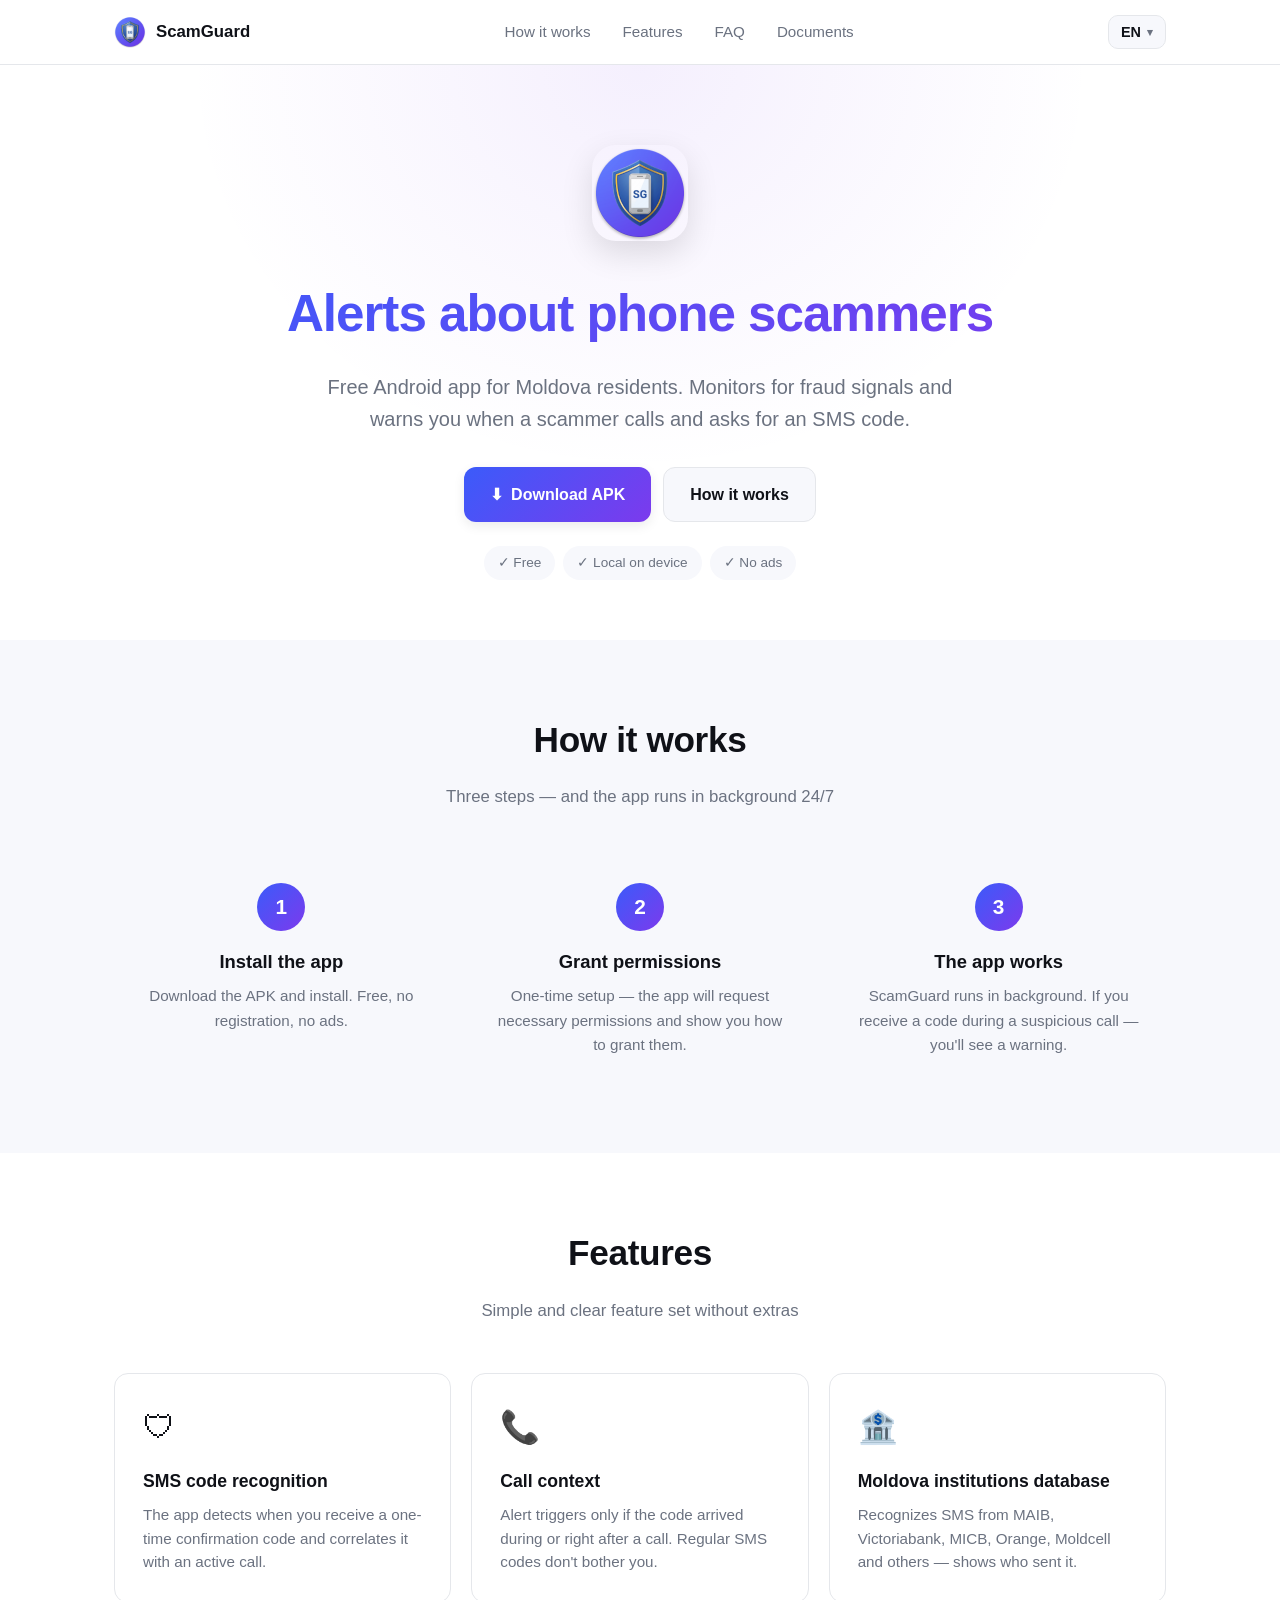
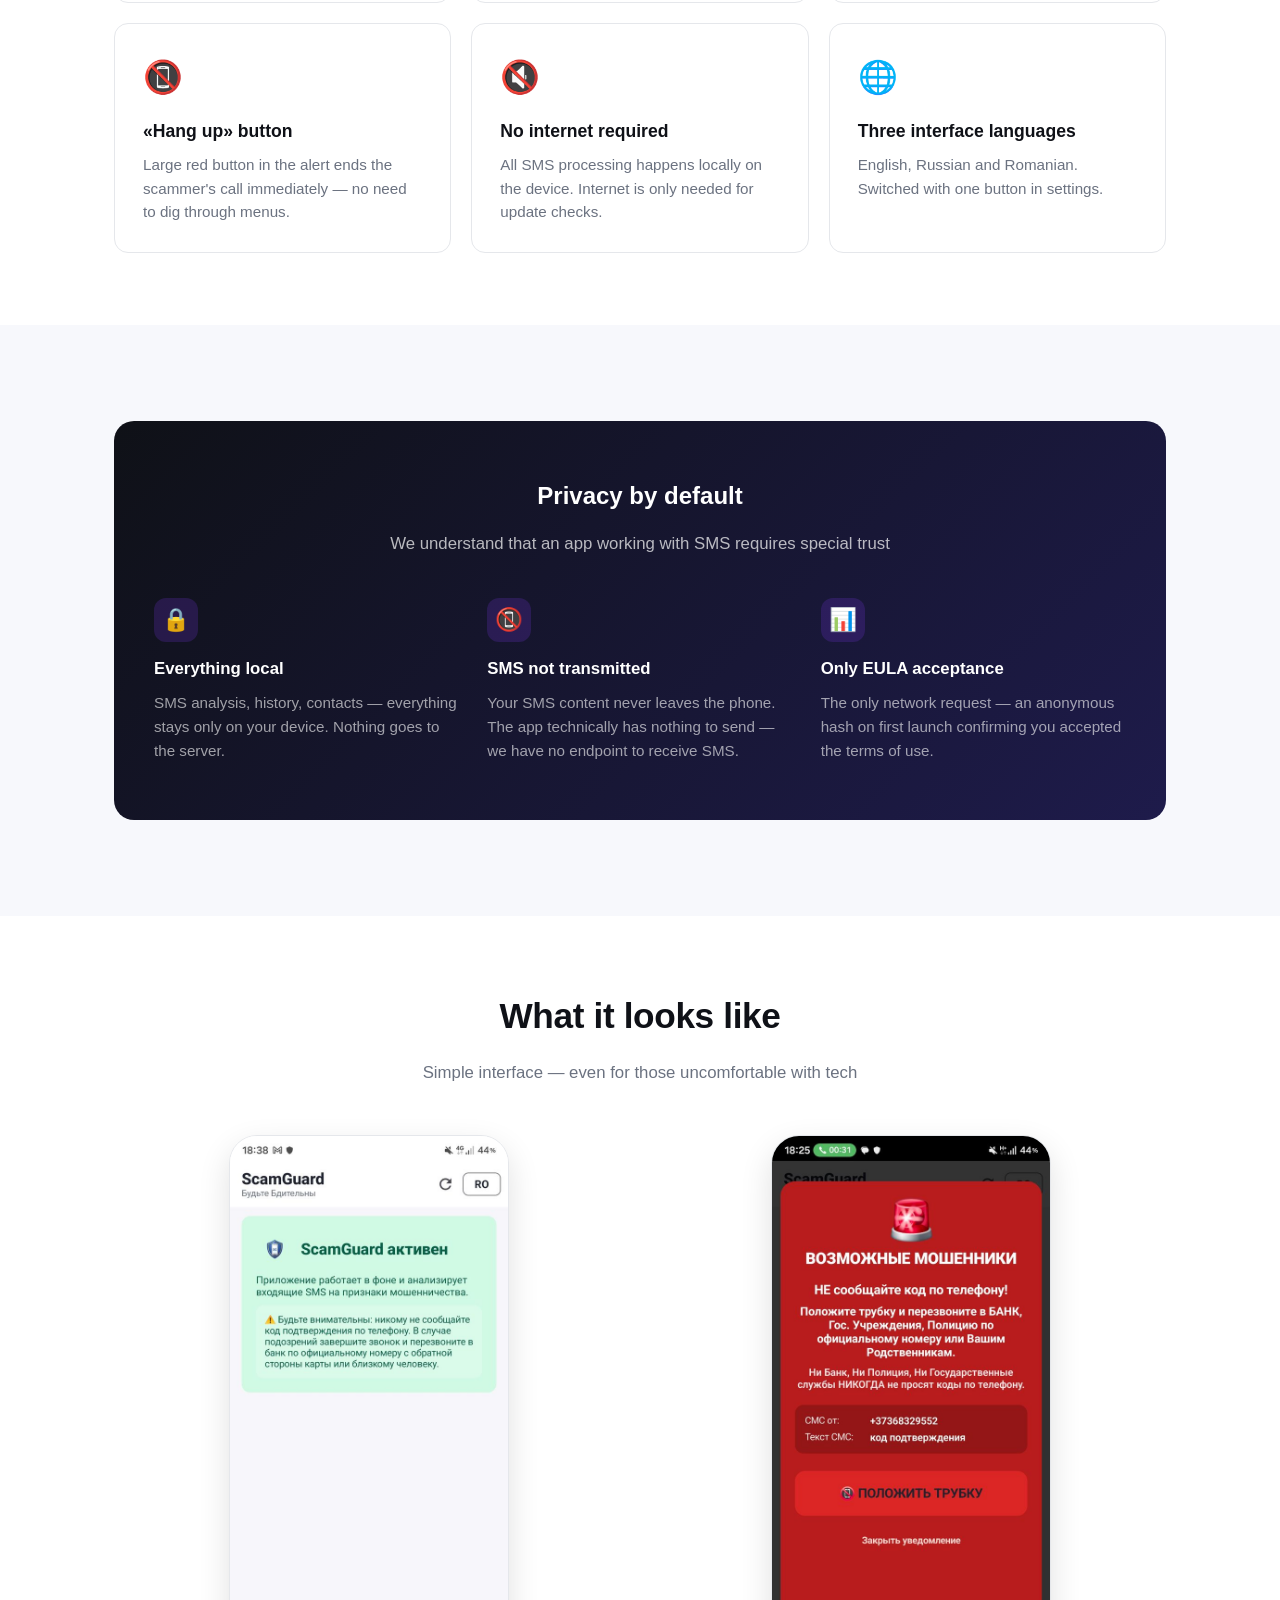
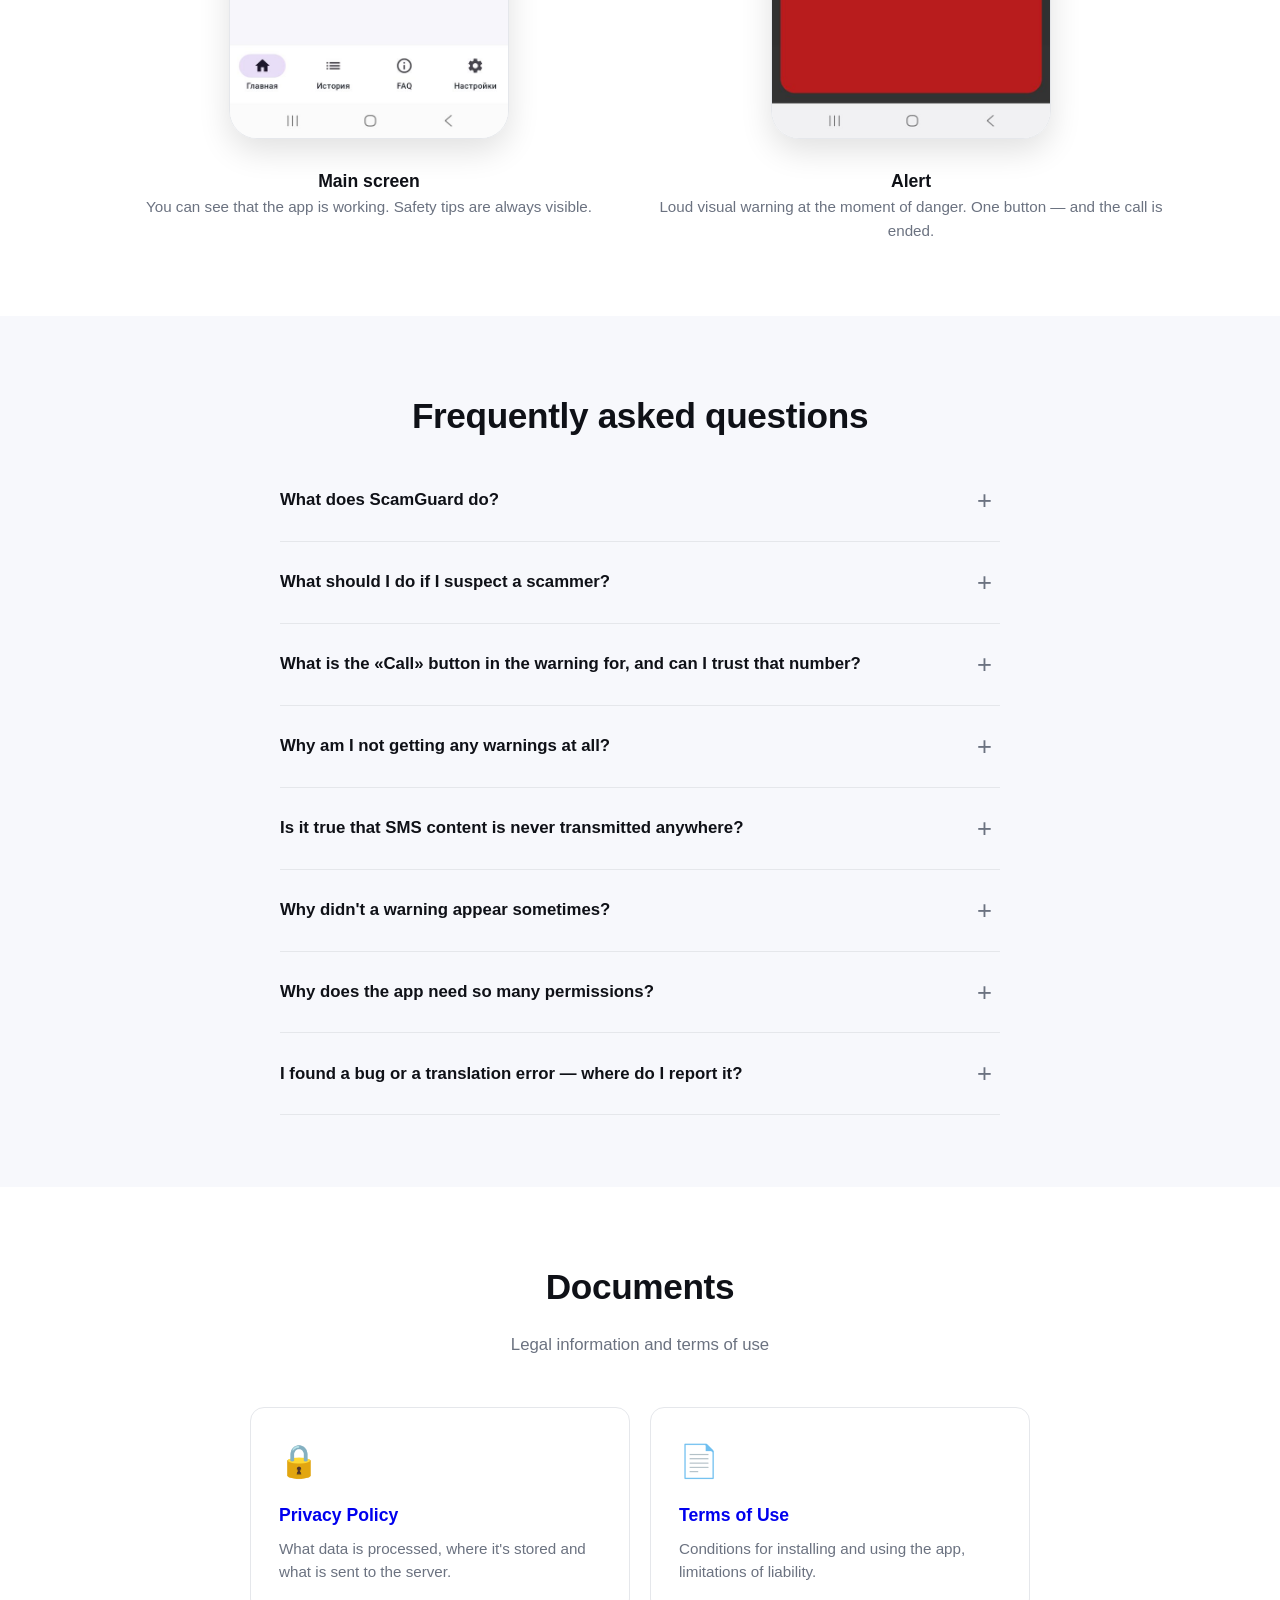
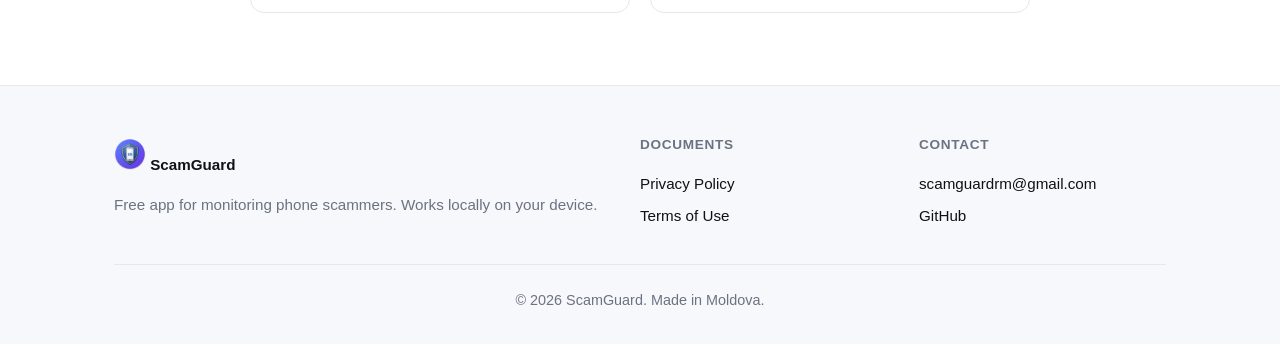
<file: index.html>
<!DOCTYPE html>
<html lang="ru">
<head>
<meta charset="UTF-8">
<meta name="viewport" content="width=device-width, initial-scale=1">
<title data-i18n="meta_title">ScamGuard — предупреждение о телефонных мошенниках в Молдове</title>
<meta name="description" data-i18n-attr="content" data-i18n="meta_description" content="Бесплатное Android-приложение, которое обнаруживает признаки телефонного мошенничества и предупреждает вас. Работает локально, без передачи данных.">
<link rel="icon" type="image/x-icon" href="img/favicon.ico">
<link rel="stylesheet" href="css/style.css">
</head>
<body>

<header class="site-header">
  <div class="container">
    <a href="#" class="brand">
      <img src="img/icon-full.png" alt="ScamGuard">
      <span>ScamGuard</span>
    </a>

    <nav class="nav-links" id="navLinks">
      <a href="#how-it-works" data-i18n="nav_how">Как работает</a>
      <a href="#features" data-i18n="nav_features">Возможности</a>
      <a href="#faq" data-i18n="nav_faq">FAQ</a>
      <a href="#docs" data-i18n="nav_docs">Документы</a>
    </nav>

    <div style="display: flex; align-items: center; gap: 8px;">
      <div class="lang-dropdown" id="langDropdown">
        <button class="lang-toggle" id="langToggle" aria-label="Language">
          <span id="currentLang">RU</span>
          <span class="arrow">▾</span>
        </button>
        <div class="lang-menu">
          <a href="#" data-lang="ru" class="active">Русский</a>
          <a href="#" data-lang="ro">Română</a>
          <a href="#" data-lang="en">English</a>
        </div>
      </div>
      <button class="hamburger" id="hamburger" aria-label="Menu">
        <span></span><span></span><span></span>
      </button>
    </div>
  </div>
</header>

<section class="hero">
  <div class="container">
    <img src="img/icon-full.png" class="hero-icon" alt="ScamGuard">
    <h1 data-i18n="hero_title">Предупреждение о телефонных мошенниках</h1>
    <p class="subtitle" data-i18n="hero_subtitle">Бесплатное Android-приложение для жителей Молдовы. Обнаруживает признаки мошенничества и предупреждает вас, когда мошенник звонит и просит назвать код из SMS.</p>
    <div class="cta-row">
      <a href="https://github.com/2023baracuda-ctrl/ScamGuard/releases" class="btn btn-primary">
        <span>⬇</span>
        <span data-i18n="cta_download">Скачать APK</span>
      </a>
      <a href="#how-it-works" class="btn btn-secondary" data-i18n="cta_learn">Как это работает</a>
    </div>
    <div class="badge-row">
      <span class="badge" data-i18n="badge_free">✓ Бесплатно</span>
      <span class="badge" data-i18n="badge_local">✓ Локально на устройстве</span>
      <span class="badge" data-i18n="badge_no_ads">✓ Без рекламы</span>
    </div>
  </div>
</section>

<section id="how-it-works" class="alt">
  <div class="container">
    <h2 class="section-title" data-i18n="how_title">Как это работает</h2>
    <p class="section-subtitle" data-i18n="how_subtitle">Три шага — и приложение работает в фоне круглосуточно</p>
    <div class="steps">
      <div class="step">
        <div class="step-num">1</div>
        <h3 data-i18n="step1_title">Установите приложение</h3>
        <p data-i18n="step1_desc">Скачайте APK и установите. Бесплатно, без регистрации, без рекламы.</p>
      </div>
      <div class="step">
        <div class="step-num">2</div>
        <h3 data-i18n="step2_title">Дайте разрешения</h3>
        <p data-i18n="step2_desc">Один раз настройте — приложение запросит нужные разрешения и покажет как их выдать.</p>
      </div>
      <div class="step">
        <div class="step-num">3</div>
        <h3 data-i18n="step3_title">Приложение работает</h3>
        <p data-i18n="step3_desc">ScamGuard работает в фоне. Если придёт код во время подозрительного звонка — увидите предупреждение.</p>
      </div>
    </div>
  </div>
</section>

<section id="features">
  <div class="container">
    <h2 class="section-title" data-i18n="features_title">Возможности</h2>
    <p class="section-subtitle" data-i18n="features_subtitle">Простой и понятный набор функций без лишнего</p>
    <div class="features">
      <div class="feature">
        <span class="feature-icon">🛡</span>
        <h3 data-i18n="f1_title">Распознавание кодов в SMS</h3>
        <p data-i18n="f1_desc">Приложение видит когда вам приходит одноразовый код подтверждения и связывает это с активным звонком.</p>
      </div>
      <div class="feature">
        <span class="feature-icon">📞</span>
        <h3 data-i18n="f2_title">Контекст звонка</h3>
        <p data-i18n="f2_desc">Предупреждение срабатывает только если код пришёл во время или сразу после звонка. Обычные SMS-коды не мешают.</p>
      </div>
      <div class="feature">
        <span class="feature-icon">🏦</span>
        <h3 data-i18n="f3_title">База учреждений Молдовы</h3>
        <p data-i18n="f3_desc">Распознаёт SMS от MAIB, Victoriabank, MICB, Orange, Moldcell и других — показывает кто отправил.</p>
      </div>
      <div class="feature">
        <span class="feature-icon">📵</span>
        <h3 data-i18n="f4_title">Кнопка «Положить трубку»</h3>
        <p data-i18n="f4_desc">Большая красная кнопка в уведомлении сразу завершает звонок мошенника — не нужно искать в меню.</p>
      </div>
      <div class="feature">
        <span class="feature-icon">🔇</span>
        <h3 data-i18n="f5_title">Без интернета</h3>
        <p data-i18n="f5_desc">Вся обработка SMS идёт локально на устройстве. Интернет нужен только для проверки обновлений.</p>
      </div>
      <div class="feature">
        <span class="feature-icon">🌐</span>
        <h3 data-i18n="f6_title">Два языка интерфейса</h3>
        <p data-i18n="f6_desc">Русский и румынский. Переключаются одной кнопкой в настройках.</p>
      </div>
    </div>
  </div>
</section>

<section class="alt">
  <div class="container">
    <div class="privacy-block">
      <h2 data-i18n="privacy_title">Приватность по умолчанию</h2>
      <p class="section-subtitle" data-i18n="privacy_subtitle">Мы понимаем что приложение работающее с SMS требует особого доверия</p>
      <div class="privacy-list">
        <div class="privacy-item">
          <div class="privacy-icon">🔒</div>
          <h3 data-i18n="p1_title">Всё локально</h3>
          <p data-i18n="p1_desc">Анализ SMS, история, контакты — всё хранится только на вашем устройстве. На сервер ничего не уходит.</p>
        </div>
        <div class="privacy-item">
          <div class="privacy-icon">📵</div>
          <h3 data-i18n="p2_title">SMS не передаются</h3>
          <p data-i18n="p2_desc">Содержимое ваших SMS не покидает телефон. Приложению технически нечего отправить — у нас нет endpoint для приёма SMS.</p>
        </div>
        <div class="privacy-item">
          <div class="privacy-icon">📊</div>
          <h3 data-i18n="p3_title">Только согласие на EULA</h3>
          <p data-i18n="p3_desc">Единственный сетевой запрос — анонимный хэш при первом запуске, подтверждающий что вы приняли условия использования.</p>
        </div>
      </div>
    </div>
  </div>
</section>

<section>
  <div class="container">
    <h2 class="section-title" data-i18n="screens_title">Как это выглядит</h2>
    <p class="section-subtitle" data-i18n="screens_subtitle">Простой интерфейс — даже для тех кто не дружит с техникой</p>
    <div class="screenshots">
      <div class="screen-card">
        <img src="img/screenshot-home.jpg" alt="Главный экран">
        <h3 data-i18n="screen1_title">Главный экран</h3>
        <p data-i18n="screen1_desc">Видно что приложение работает. Подсказки безопасности всегда на виду.</p>
      </div>
      <div class="screen-card">
        <img src="img/screenshot-alert.jpg" alt="Предупреждение о мошенниках">
        <h3 data-i18n="screen2_title">Предупреждение</h3>
        <p data-i18n="screen2_desc">Громкое визуальное предупреждение в момент опасности. Одна кнопка — и звонок завершён.</p>
      </div>
    </div>
  </div>
</section>

<section id="faq" class="alt">
  <div class="container">
    <h2 class="section-title" data-i18n="faq_title">Частые вопросы</h2>
    <div class="faq">
      <details class="faq-item">
        <summary data-i18n="faq_q1">Зачем приложению столько разрешений?</summary>
        <p data-i18n="faq_a1">Каждое разрешение нужно для конкретной функции. Приём SMS — чтобы анализировать входящие коды. Статус телефона — чтобы понимать когда идёт звонок. Управление звонками — чтобы кнопка «Положить трубку» действительно завершала звонок. Поверх окон — чтобы предупреждение всплывало над экраном звонка.</p>
      </details>
      <details class="faq-item">
        <summary data-i18n="faq_q2">Будут ли обычные SMS-коды (Gmail, банк при логине) показывать предупреждение?</summary>
        <p data-i18n="faq_a2">Нет. Предупреждение срабатывает только если код пришёл в момент активного звонка или в течение 5 минут после звонка. В обычной ситуации (вы получаете код для входа в почту, например) приложение молчит.</p>
      </details>
      <details class="faq-item">
        <summary data-i18n="faq_q3">Можно ли остановить приложение?</summary>
        <p data-i18n="faq_a3">Да. В разделе «Настройки» есть кнопка «Остановить ScamGuard». Приложение приостанавливается до тех пор пока вы её не запустите снова. Никакие данные не удаляются.</p>
      </details>
      <details class="faq-item">
        <summary data-i18n="faq_q4">Сколько стоит приложение?</summary>
        <p data-i18n="faq_a4">Полностью бесплатно. Без рекламы. Без покупок внутри. Без подписки. Личный проект для помощи семье и соседям.</p>
      </details>
      <details class="faq-item">
        <summary data-i18n="faq_q5">Правда ли что содержимое SMS никуда не передаётся?</summary>
        <p data-i18n="faq_a5">Да. Весь анализ SMS происходит локально на вашем устройстве. У приложения нет технической возможности отправить текст сообщения куда-либо — сервер ScamGuard не принимает и не хранит SMS.</p>
      </details>
      <details class="faq-item">
        <summary data-i18n="faq_q6">Почему иногда предупреждение не появилось?</summary>
        <p data-i18n="faq_a6">ScamGuard — вспомогательный инструмент, а не гарантия защиты. Оставайтесь бдительны в любом случае.</p>
      </details>
      <details class="faq-item">
        <summary data-i18n="faq_q7">Зачем приложению столько разрешений?</summary>
        <p data-i18n="faq_a7">Приём SMS, статус телефона, управление звонками и показ поверх окон — каждое разрешение нужно для конкретной функции.</p>
      </details>
      <details class="faq-item">
        <summary data-i18n="faq_q8">Нашёл ошибку в работе приложения или в переводе — куда сообщить?</summary>
        <p data-i18n="faq_a8">Через раздел «Связь» в настройках приложения или в Telegram-сообщество.</p>
      </details>
    </div>
  </div>
</section>

<section id="docs">
  <div class="container">
    <h2 class="section-title" data-i18n="docs_title">Документы</h2>
    <p class="section-subtitle" data-i18n="docs_subtitle">Юридическая информация и условия использования приложения</p>
    <div class="features" style="max-width: 780px; margin: 0 auto;">
      <a href="privacy-ru.html" class="feature" style="text-decoration: none;" id="docPrivacyLink">
        <span class="feature-icon">🔒</span>
        <h3 data-i18n="docs_privacy_title">Политика конфиденциальности</h3>
        <p data-i18n="docs_privacy_desc">Какие данные обрабатываются, где хранятся и что отправляется на сервер.</p>
      </a>
      <a href="eula-ru.html" class="feature" style="text-decoration: none;" id="docEulaLink">
        <span class="feature-icon">📄</span>
        <h3 data-i18n="docs_eula_title">Пользовательское соглашение</h3>
        <p data-i18n="docs_eula_desc">Условия установки и использования приложения, ограничения ответственности.</p>
      </a>
    </div>
  </div>
</section>

<footer>
  <div class="container">
    <div class="footer-grid">
      <div class="footer-col">
        <a href="#" class="brand" style="margin-bottom: 12px;">
          <img src="img/icon-full.png" alt="">
          <span>ScamGuard</span>
        </a>
        <p data-i18n="footer_about">Бесплатное приложение для обнаружения телефонных мошенников. Работает локально на вашем устройстве.</p>
      </div>
      <div class="footer-col">
        <h4 data-i18n="footer_docs">Документы</h4>
        <a href="privacy-ru.html" data-i18n="footer_privacy" id="footerPrivacyLink">Политика конфиденциальности</a>
        <a href="eula-ru.html" data-i18n="footer_eula" id="footerEulaLink">Пользовательское соглашение</a>
      </div>
      <div class="footer-col">
        <h4 data-i18n="footer_contact">Связь</h4>
        <a href="mailto:scamguardrm@gmail.com">scamguardrm@gmail.com</a>
        <a href="https://github.com/2023baracuda-ctrl/ScamGuard">GitHub</a>
      </div>
    </div>
    <div class="footer-bottom">
      © 2026 ScamGuard. <span data-i18n="footer_madein">Сделано в Молдове.</span>
    </div>
  </div>
</footer>

<script>
const labels = { ru: 'RU', ro: 'RO', en: 'EN' };
const cache = {};

async function loadLang(lang) {
  if (cache[lang]) return cache[lang];
  const res = await fetch(`i18n/${lang}.json`);
  const data = await res.json();
  cache[lang] = data;
  return data;
}

async function applyLang(lang) {
  if (!labels[lang]) lang = 'en';
  const dict = await loadLang(lang);
  document.documentElement.lang = lang;
  document.querySelectorAll('[data-i18n]').forEach(el => {
    const key = el.dataset.i18n;
    const attr = el.dataset.i18nAttr;
    if (dict[key] === undefined) return;
    if (attr) el.setAttribute(attr, dict[key]);
    else el.textContent = dict[key];
  });
  document.querySelectorAll('.lang-menu a').forEach(a => {
    a.classList.toggle('active', a.dataset.lang === lang);
  });
  document.getElementById('currentLang').textContent = labels[lang];
  document.getElementById('footerPrivacyLink').href = `privacy-${lang}.html`;
  document.getElementById('footerEulaLink').href = `eula-${lang}.html`;
  document.getElementById('docPrivacyLink').href = `privacy-${lang}.html`;
  document.getElementById('docEulaLink').href = `eula-${lang}.html`;
  localStorage.setItem('sg_lang', lang);
  history.replaceState(null, '', '#' + lang);
}

const langDropdown = document.getElementById('langDropdown');
document.getElementById('langToggle').addEventListener('click', (e) => {
  e.stopPropagation();
  langDropdown.classList.toggle('open');
});
document.addEventListener('click', () => langDropdown.classList.remove('open'));
document.querySelectorAll('.lang-menu a').forEach(a => {
  a.addEventListener('click', (e) => {
    e.preventDefault();
    langDropdown.classList.remove('open');
    applyLang(a.dataset.lang);
  });
});

const hamburger = document.getElementById('hamburger');
const navLinks = document.getElementById('navLinks');
hamburger.addEventListener('click', () => {
  hamburger.classList.toggle('open');
  navLinks.classList.toggle('open');
});
navLinks.querySelectorAll('a').forEach(a => {
  a.addEventListener('click', () => {
    hamburger.classList.remove('open');
    navLinks.classList.remove('open');
  });
});

(function init() {
  let lang = location.hash.replace('#', '') || localStorage.getItem('sg_lang');
  if (!labels[lang]) {
    const browser = (navigator.language || 'en').slice(0, 2).toLowerCase();
    lang = labels[browser] ? browser : 'en';
  }
  applyLang(lang);
})();
</script>
</body>
</html>
</file>
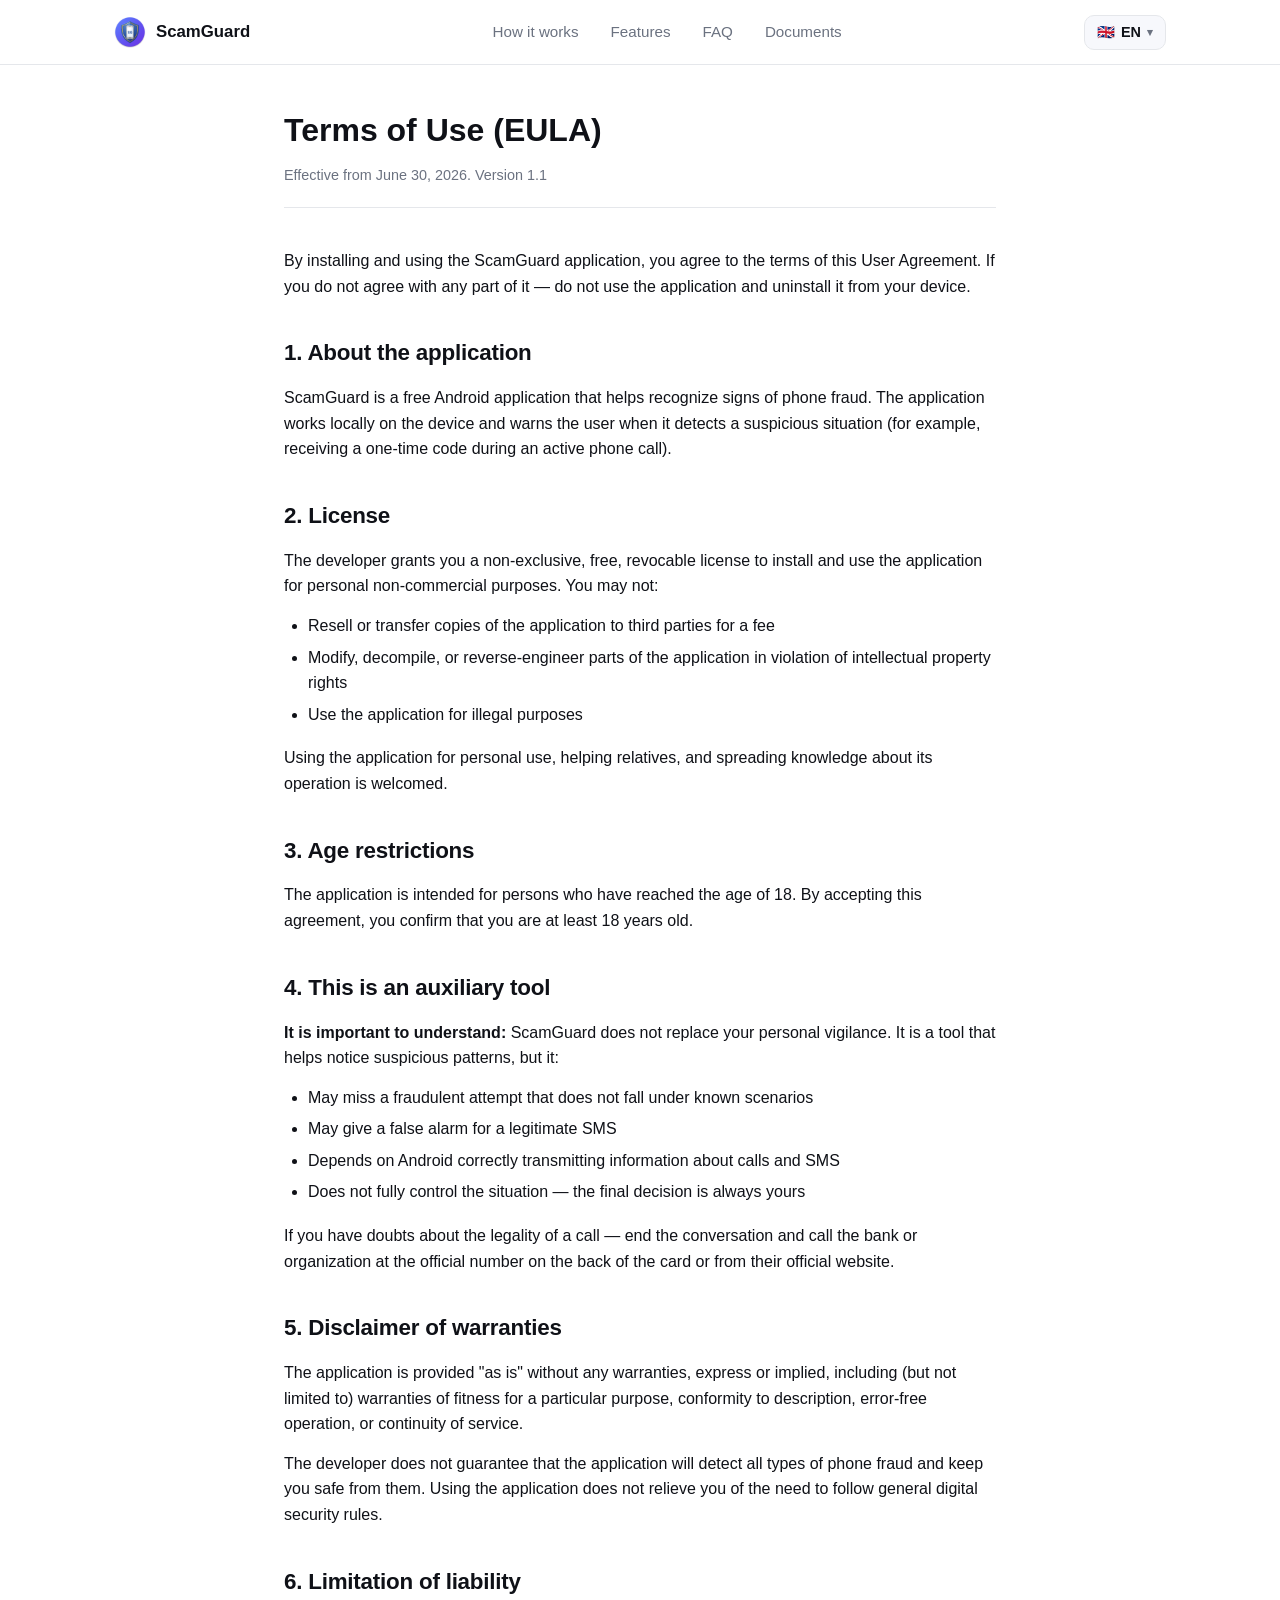
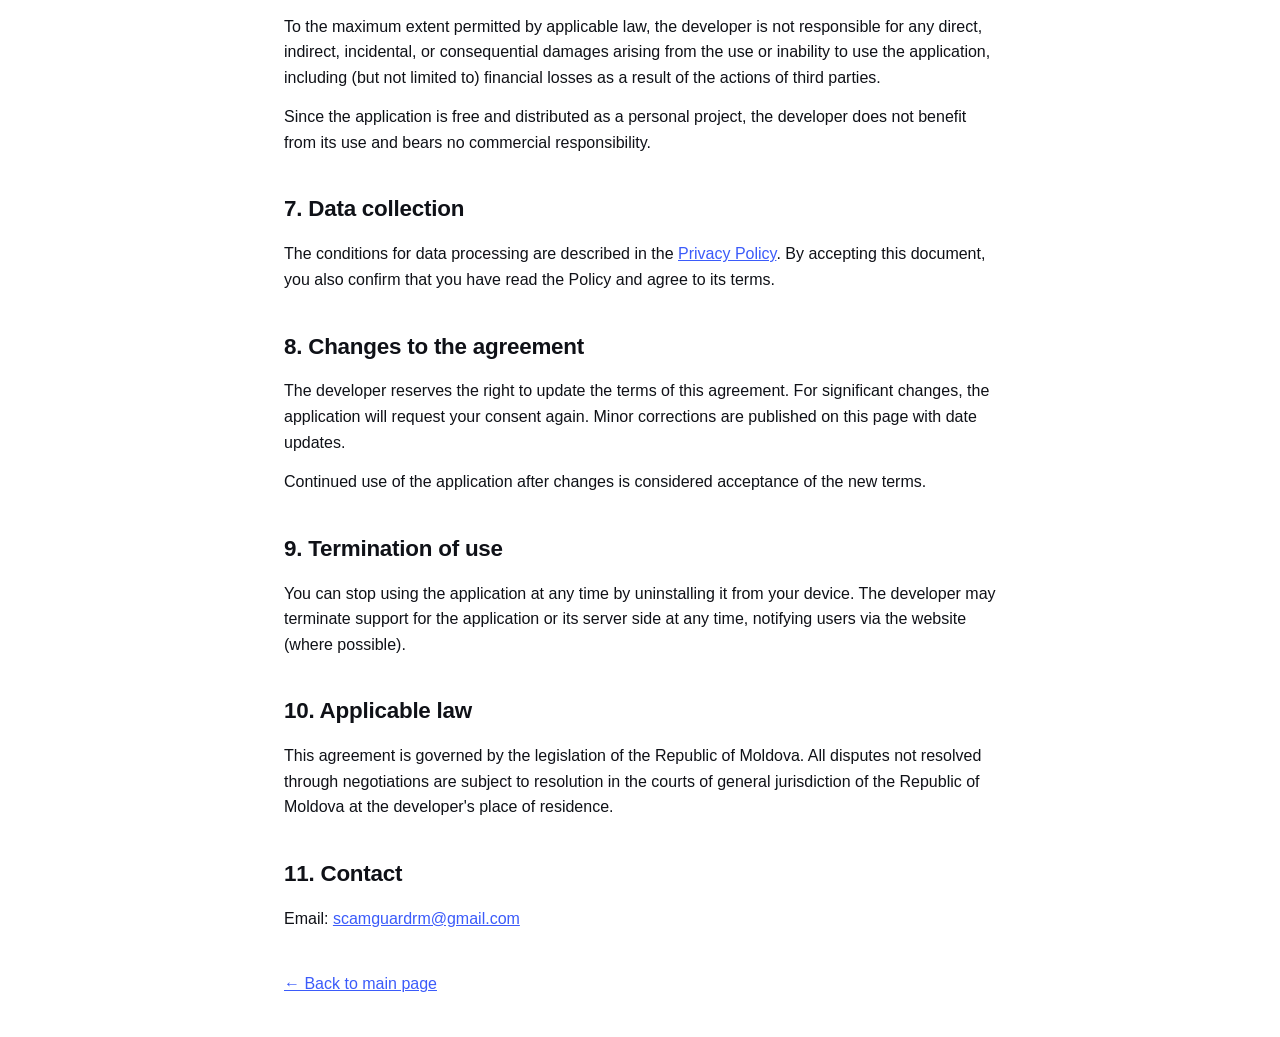
<file: eula-en.html>
<!DOCTYPE html>
<html lang="en">
<head>
<meta charset="UTF-8">
<meta name="viewport" content="width=device-width, initial-scale=1">
<title>Terms of Use — ScamGuard</title>
<link rel="icon" type="image/x-icon" href="img/favicon.ico">
<link rel="stylesheet" href="css/style.css">
</head>
<body>

<header class="site-header">
  <div class="container">
    <a href="index.html" class="brand">
      <img src="img/icon-full.png" alt="ScamGuard">
      <span>ScamGuard</span>
    </a>
    <nav class="nav-links" id="navLinks">
      <a href="index.html#how-it-works">How it works</a>
      <a href="index.html#features">Features</a>
      <a href="index.html#faq">FAQ</a>
      <a href="index.html#docs">Documents</a>
    </nav>
    <div style="display: flex; align-items: center; gap: 8px;">
      <div class="lang-dropdown" id="langDropdown">
        <button class="lang-toggle" id="langToggle" aria-label="Language">
          <span class="flag">🇬🇧</span>
          <span>EN</span>
          <span class="arrow">▾</span>
        </button>
        <div class="lang-menu">
          <a href="eula-ru.html"><span class="flag">🇷🇺</span> Русский</a>
          <a href="eula-ro.html"><span class="flag">🇷🇴</span> Română</a>
          <a href="eula-en.html" class="active"><span class="flag">🇬🇧</span> English</a>
        </div>
      </div>
      <button class="hamburger" id="hamburger" aria-label="Menu">
        <span></span><span></span><span></span>
      </button>
    </div>
  </div>
</header>

<script>
document.getElementById('langToggle').addEventListener('click', (e) => {
  e.stopPropagation();
  document.getElementById('langDropdown').classList.toggle('open');
});
document.addEventListener('click', () => document.getElementById('langDropdown').classList.remove('open'));
document.getElementById('hamburger').addEventListener('click', () => {
  document.getElementById('hamburger').classList.toggle('open');
  document.getElementById('navLinks').classList.toggle('open');
});
</script>

<div class="doc-page">
  <h1>Terms of Use (EULA)</h1>
  <p class="doc-meta">Effective from June 30, 2026. Version 1.1</p>

  <p>By installing and using the ScamGuard application, you agree to the terms of this User Agreement. If you do not agree with any part of it — do not use the application and uninstall it from your device.</p>

  <h2>1. About the application</h2>
  <p>ScamGuard is a free Android application that helps recognize signs of phone fraud. The application works locally on the device and warns the user when it detects a suspicious situation (for example, receiving a one-time code during an active phone call).</p>

  <h2>2. License</h2>
  <p>The developer grants you a non-exclusive, free, revocable license to install and use the application for personal non-commercial purposes. You may not:</p>
  <ul>
    <li>Resell or transfer copies of the application to third parties for a fee</li>
    <li>Modify, decompile, or reverse-engineer parts of the application in violation of intellectual property rights</li>
    <li>Use the application for illegal purposes</li>
  </ul>
  <p>Using the application for personal use, helping relatives, and spreading knowledge about its operation is welcomed.</p>

  <h2>3. Age restrictions</h2>
  <p>The application is intended for persons who have reached the age of 18. By accepting this agreement, you confirm that you are at least 18 years old.</p>

  <h2>4. This is an auxiliary tool</h2>
  <p><strong>It is important to understand:</strong> ScamGuard does not replace your personal vigilance. It is a tool that helps notice suspicious patterns, but it:</p>
  <ul>
    <li>May miss a fraudulent attempt that does not fall under known scenarios</li>
    <li>May give a false alarm for a legitimate SMS</li>
    <li>Depends on Android correctly transmitting information about calls and SMS</li>
    <li>Does not fully control the situation — the final decision is always yours</li>
  </ul>
  <p>If you have doubts about the legality of a call — end the conversation and call the bank or organization at the official number on the back of the card or from their official website.</p>

  <h2>5. Disclaimer of warranties</h2>
  <p>The application is provided "as is" without any warranties, express or implied, including (but not limited to) warranties of fitness for a particular purpose, conformity to description, error-free operation, or continuity of service.</p>
  <p>The developer does not guarantee that the application will detect all types of phone fraud and keep you safe from them. Using the application does not relieve you of the need to follow general digital security rules.</p>

  <h2>6. Limitation of liability</h2>
  <p>To the maximum extent permitted by applicable law, the developer is not responsible for any direct, indirect, incidental, or consequential damages arising from the use or inability to use the application, including (but not limited to) financial losses as a result of the actions of third parties.</p>
  <p>Since the application is free and distributed as a personal project, the developer does not benefit from its use and bears no commercial responsibility.</p>

  <h2>7. Data collection</h2>
  <p>The conditions for data processing are described in the <a href="privacy-en.html">Privacy Policy</a>. By accepting this document, you also confirm that you have read the Policy and agree to its terms.</p>

  <h2>8. Changes to the agreement</h2>
  <p>The developer reserves the right to update the terms of this agreement. For significant changes, the application will request your consent again. Minor corrections are published on this page with date updates.</p>
  <p>Continued use of the application after changes is considered acceptance of the new terms.</p>

  <h2>9. Termination of use</h2>
  <p>You can stop using the application at any time by uninstalling it from your device. The developer may terminate support for the application or its server side at any time, notifying users via the website (where possible).</p>

  <h2>10. Applicable law</h2>
  <p>This agreement is governed by the legislation of the Republic of Moldova. All disputes not resolved through negotiations are subject to resolution in the courts of general jurisdiction of the Republic of Moldova at the developer's place of residence.</p>

  <h2>11. Contact</h2>
  <p>Email: <a href="mailto:scamguardrm@gmail.com">scamguardrm@gmail.com</a></p>

  <p style="margin-top: 40px;"><a href="index.html">← Back to main page</a></p>
</div>

</body>
</html>
</file>
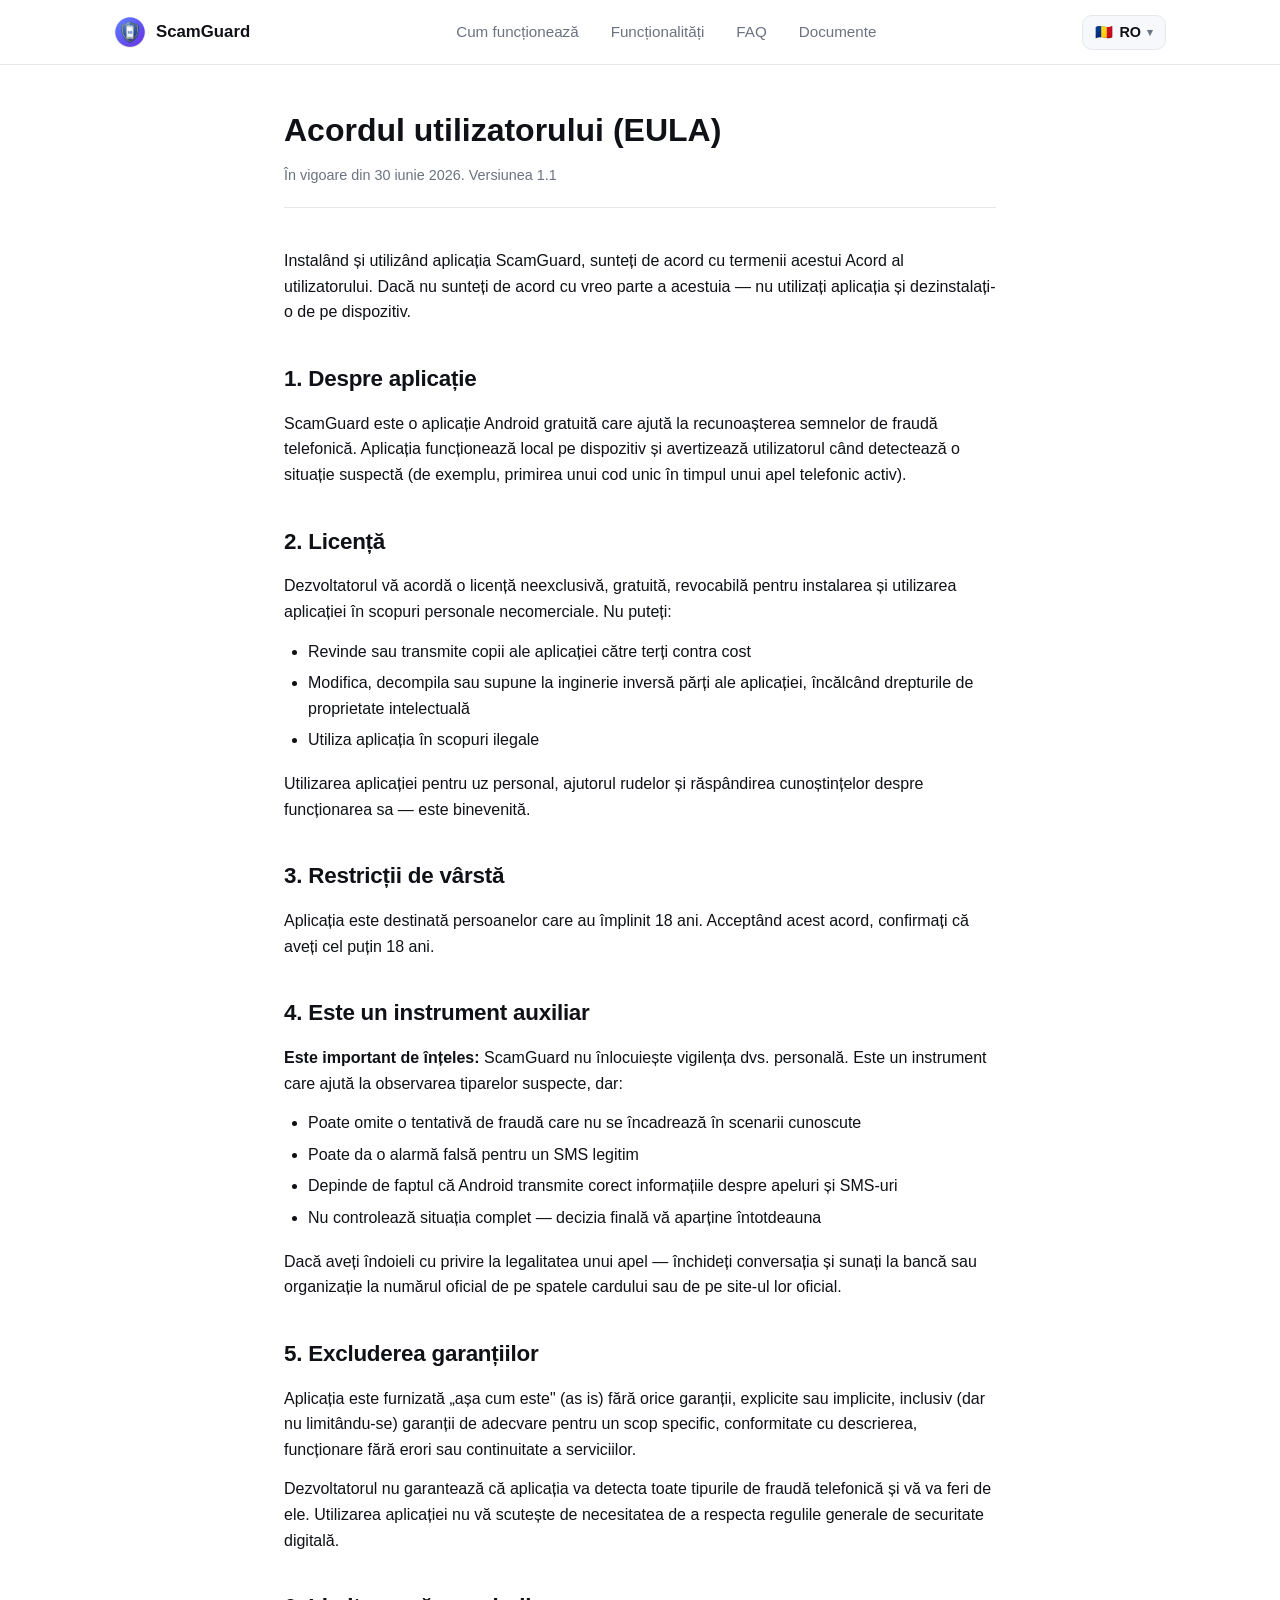
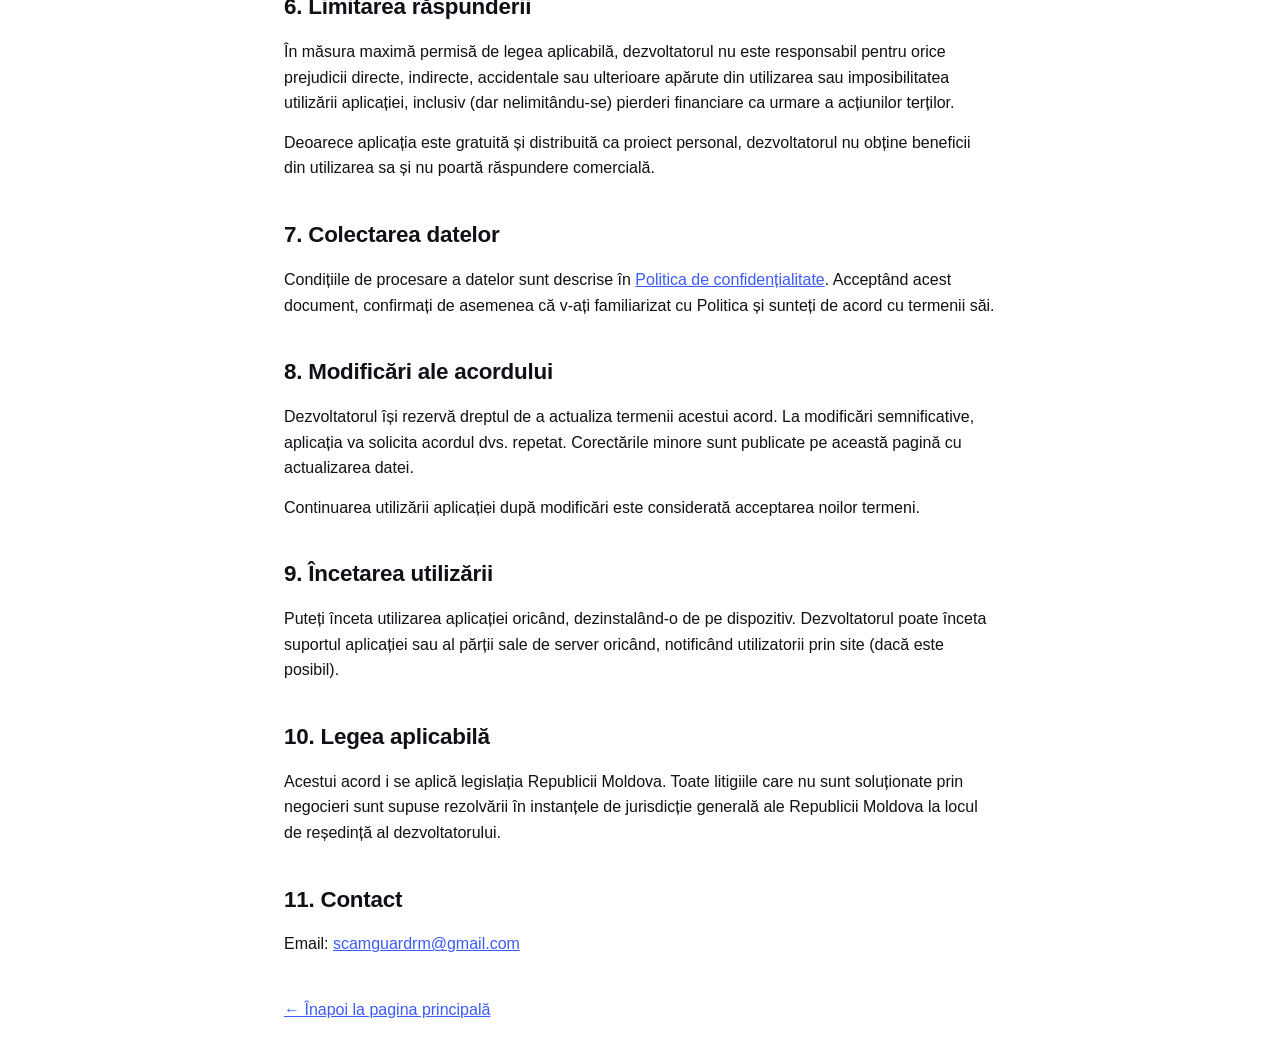
<file: eula-ro.html>
<!DOCTYPE html>
<html lang="ro">
<head>
<meta charset="UTF-8">
<meta name="viewport" content="width=device-width, initial-scale=1">
<title>Acordul utilizatorului — ScamGuard</title>
<link rel="icon" type="image/x-icon" href="img/favicon.ico">
<link rel="stylesheet" href="css/style.css">
</head>
<body>

<header class="site-header">
  <div class="container">
    <a href="index.html" class="brand">
      <img src="img/icon-full.png" alt="ScamGuard">
      <span>ScamGuard</span>
    </a>
    <nav class="nav-links" id="navLinks">
      <a href="index.html#how-it-works">Cum funcționează</a>
      <a href="index.html#features">Funcționalități</a>
      <a href="index.html#faq">FAQ</a>
      <a href="index.html#docs">Documente</a>
    </nav>
    <div style="display: flex; align-items: center; gap: 8px;">
      <div class="lang-dropdown" id="langDropdown">
        <button class="lang-toggle" id="langToggle" aria-label="Language">
          <span class="flag">🇷🇴</span>
          <span>RO</span>
          <span class="arrow">▾</span>
        </button>
        <div class="lang-menu">
          <a href="eula-ru.html"><span class="flag">🇷🇺</span> Русский</a>
          <a href="eula-ro.html" class="active"><span class="flag">🇷🇴</span> Română</a>
          <a href="eula-en.html"><span class="flag">🇬🇧</span> English</a>
        </div>
      </div>
      <button class="hamburger" id="hamburger" aria-label="Menu">
        <span></span><span></span><span></span>
      </button>
    </div>
  </div>
</header>

<script>
document.getElementById('langToggle').addEventListener('click', (e) => {
  e.stopPropagation();
  document.getElementById('langDropdown').classList.toggle('open');
});
document.addEventListener('click', () => document.getElementById('langDropdown').classList.remove('open'));
document.getElementById('hamburger').addEventListener('click', () => {
  document.getElementById('hamburger').classList.toggle('open');
  document.getElementById('navLinks').classList.toggle('open');
});
</script>

<div class="doc-page">
  <h1>Acordul utilizatorului (EULA)</h1>
  <p class="doc-meta">În vigoare din 30 iunie 2026. Versiunea 1.1</p>

  <p>Instalând și utilizând aplicația ScamGuard, sunteți de acord cu termenii acestui Acord al utilizatorului. Dacă nu sunteți de acord cu vreo parte a acestuia — nu utilizați aplicația și dezinstalați-o de pe dispozitiv.</p>

  <h2>1. Despre aplicație</h2>
  <p>ScamGuard este o aplicație Android gratuită care ajută la recunoașterea semnelor de fraudă telefonică. Aplicația funcționează local pe dispozitiv și avertizează utilizatorul când detectează o situație suspectă (de exemplu, primirea unui cod unic în timpul unui apel telefonic activ).</p>

  <h2>2. Licență</h2>
  <p>Dezvoltatorul vă acordă o licență neexclusivă, gratuită, revocabilă pentru instalarea și utilizarea aplicației în scopuri personale necomerciale. Nu puteți:</p>
  <ul>
    <li>Revinde sau transmite copii ale aplicației către terți contra cost</li>
    <li>Modifica, decompila sau supune la inginerie inversă părți ale aplicației, încălcând drepturile de proprietate intelectuală</li>
    <li>Utiliza aplicația în scopuri ilegale</li>
  </ul>
  <p>Utilizarea aplicației pentru uz personal, ajutorul rudelor și răspândirea cunoștințelor despre funcționarea sa — este binevenită.</p>

  <h2>3. Restricții de vârstă</h2>
  <p>Aplicația este destinată persoanelor care au împlinit 18 ani. Acceptând acest acord, confirmați că aveți cel puțin 18 ani.</p>

  <h2>4. Este un instrument auxiliar</h2>
  <p><strong>Este important de înțeles:</strong> ScamGuard nu înlocuiește vigilența dvs. personală. Este un instrument care ajută la observarea tiparelor suspecte, dar:</p>
  <ul>
    <li>Poate omite o tentativă de fraudă care nu se încadrează în scenarii cunoscute</li>
    <li>Poate da o alarmă falsă pentru un SMS legitim</li>
    <li>Depinde de faptul că Android transmite corect informațiile despre apeluri și SMS-uri</li>
    <li>Nu controlează situația complet — decizia finală vă aparține întotdeauna</li>
  </ul>
  <p>Dacă aveți îndoieli cu privire la legalitatea unui apel — închideți conversația și sunați la bancă sau organizație la numărul oficial de pe spatele cardului sau de pe site-ul lor oficial.</p>

  <h2>5. Excluderea garanțiilor</h2>
  <p>Aplicația este furnizată „așa cum este" (as is) fără orice garanții, explicite sau implicite, inclusiv (dar nu limitându-se) garanții de adecvare pentru un scop specific, conformitate cu descrierea, funcționare fără erori sau continuitate a serviciilor.</p>
  <p>Dezvoltatorul nu garantează că aplicația va detecta toate tipurile de fraudă telefonică și vă va feri de ele. Utilizarea aplicației nu vă scutește de necesitatea de a respecta regulile generale de securitate digitală.</p>

  <h2>6. Limitarea răspunderii</h2>
  <p>În măsura maximă permisă de legea aplicabilă, dezvoltatorul nu este responsabil pentru orice prejudicii directe, indirecte, accidentale sau ulterioare apărute din utilizarea sau imposibilitatea utilizării aplicației, inclusiv (dar nelimitându-se) pierderi financiare ca urmare a acțiunilor terților.</p>
  <p>Deoarece aplicația este gratuită și distribuită ca proiect personal, dezvoltatorul nu obține beneficii din utilizarea sa și nu poartă răspundere comercială.</p>

  <h2>7. Colectarea datelor</h2>
  <p>Condițiile de procesare a datelor sunt descrise în <a href="privacy-ro.html">Politica de confidențialitate</a>. Acceptând acest document, confirmați de asemenea că v-ați familiarizat cu Politica și sunteți de acord cu termenii săi.</p>

  <h2>8. Modificări ale acordului</h2>
  <p>Dezvoltatorul își rezervă dreptul de a actualiza termenii acestui acord. La modificări semnificative, aplicația va solicita acordul dvs. repetat. Corectările minore sunt publicate pe această pagină cu actualizarea datei.</p>
  <p>Continuarea utilizării aplicației după modificări este considerată acceptarea noilor termeni.</p>

  <h2>9. Încetarea utilizării</h2>
  <p>Puteți înceta utilizarea aplicației oricând, dezinstalând-o de pe dispozitiv. Dezvoltatorul poate înceta suportul aplicației sau al părții sale de server oricând, notificând utilizatorii prin site (dacă este posibil).</p>

  <h2>10. Legea aplicabilă</h2>
  <p>Acestui acord i se aplică legislația Republicii Moldova. Toate litigiile care nu sunt soluționate prin negocieri sunt supuse rezolvării în instanțele de jurisdicție generală ale Republicii Moldova la locul de reședință al dezvoltatorului.</p>

  <h2>11. Contact</h2>
  <p>Email: <a href="mailto:scamguardrm@gmail.com">scamguardrm@gmail.com</a></p>

  <p style="margin-top: 40px;"><a href="index.html">← Înapoi la pagina principală</a></p>
</div>

</body>
</html>
</file>
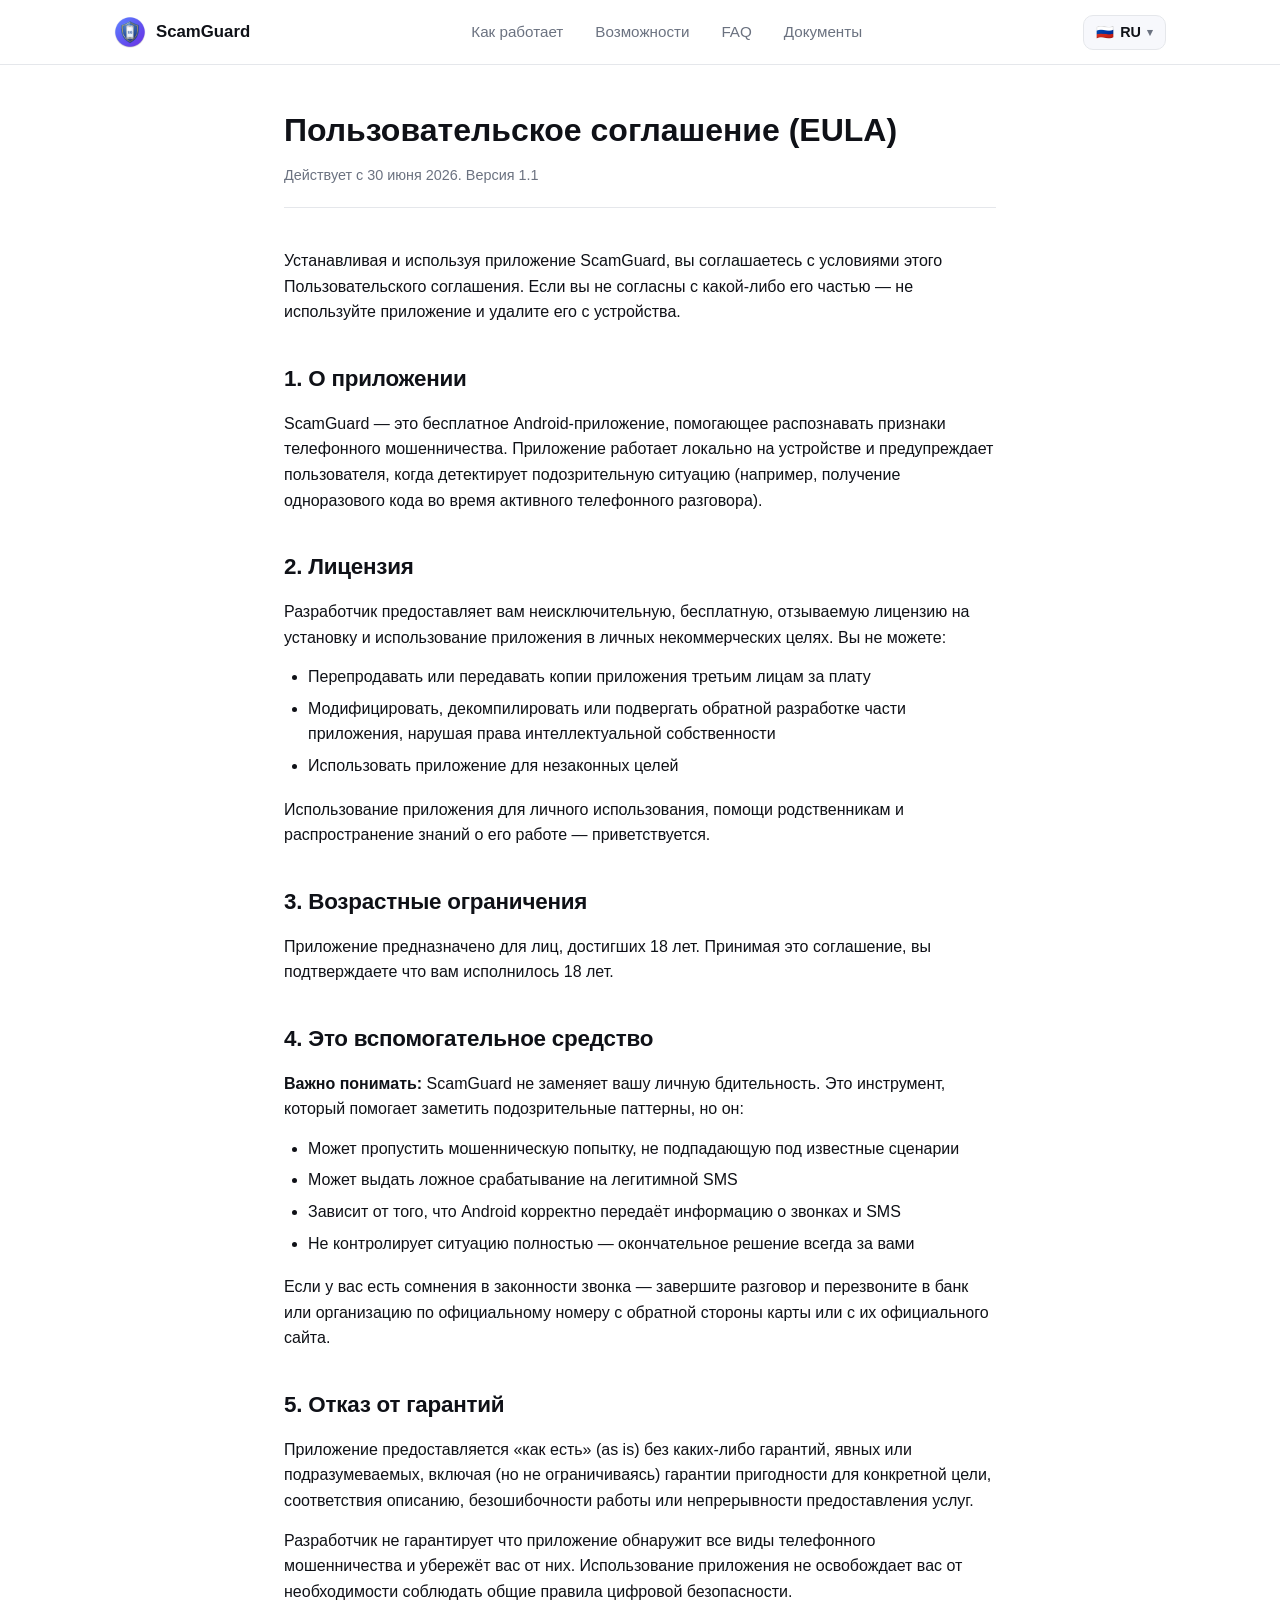
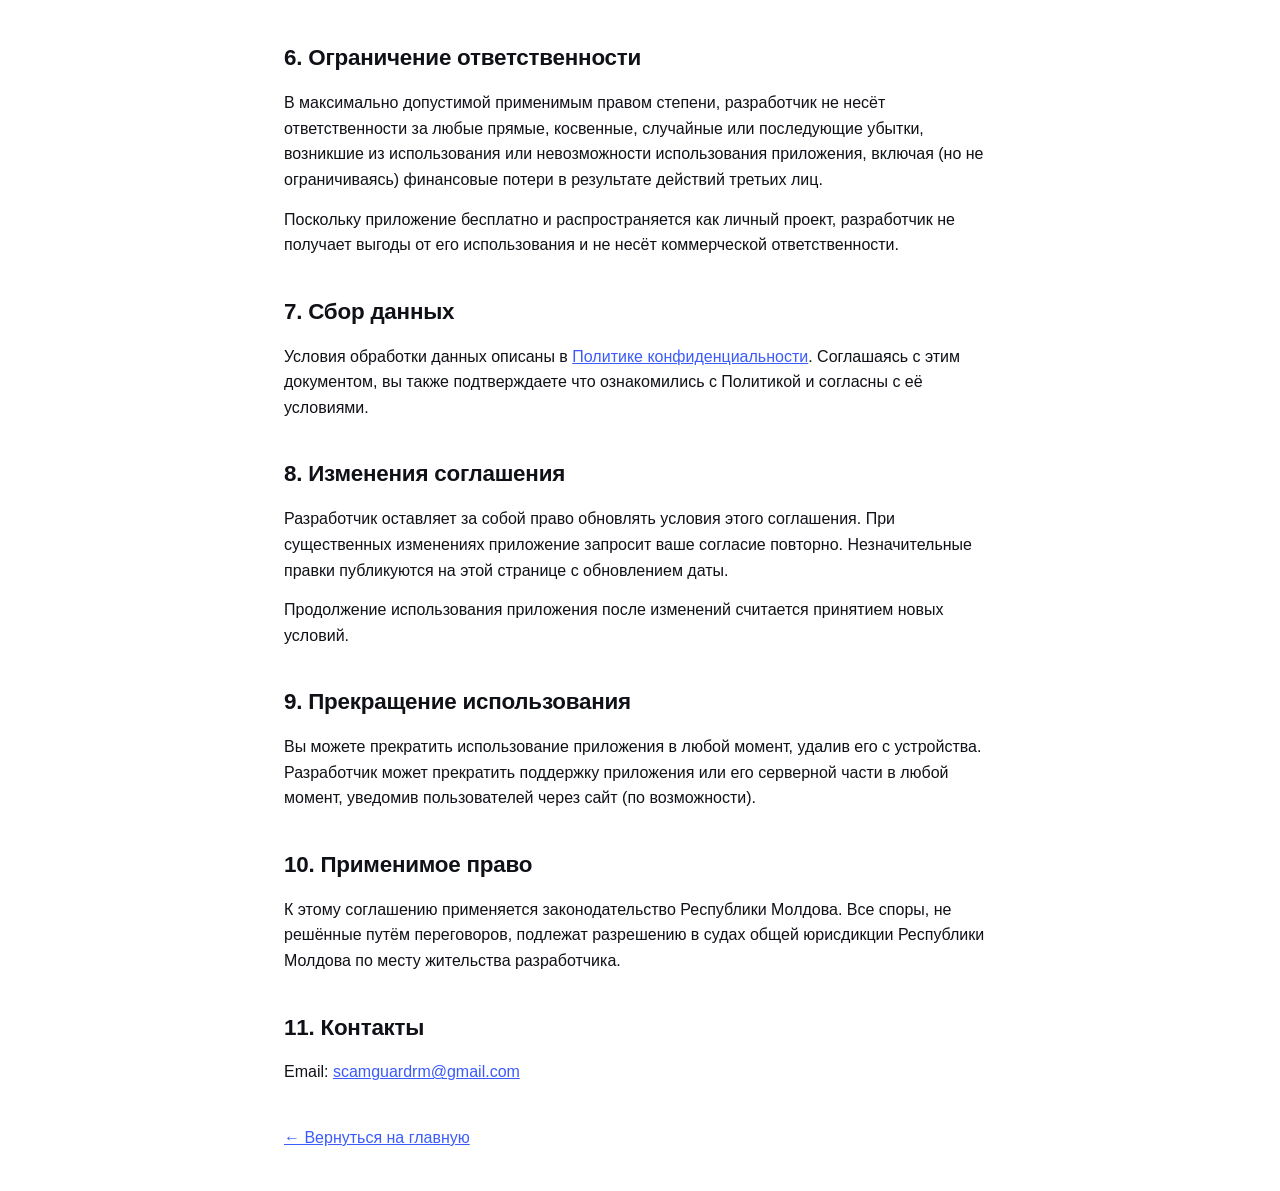
<file: eula-ru.html>
<!DOCTYPE html>
<html lang="ru">
<head>
<meta charset="UTF-8">
<meta name="viewport" content="width=device-width, initial-scale=1">
<title>Пользовательское соглашение — ScamGuard</title>
<link rel="icon" type="image/x-icon" href="img/favicon.ico">
<link rel="stylesheet" href="css/style.css">
</head>
<body>

<header class="site-header">
  <div class="container">
    <a href="index.html" class="brand">
      <img src="img/icon-full.png" alt="ScamGuard">
      <span>ScamGuard</span>
    </a>
    <nav class="nav-links" id="navLinks">
      <a href="index.html#how-it-works">Как работает</a>
      <a href="index.html#features">Возможности</a>
      <a href="index.html#faq">FAQ</a>
      <a href="index.html#docs">Документы</a>
    </nav>
    <div style="display: flex; align-items: center; gap: 8px;">
      <div class="lang-dropdown" id="langDropdown">
        <button class="lang-toggle" id="langToggle" aria-label="Language">
          <span class="flag">🇷🇺</span>
          <span>RU</span>
          <span class="arrow">▾</span>
        </button>
        <div class="lang-menu">
          <a href="eula-ru.html" class="active"><span class="flag">🇷🇺</span> Русский</a>
          <a href="eula-ro.html"><span class="flag">🇷🇴</span> Română</a>
          <a href="eula-en.html"><span class="flag">🇬🇧</span> English</a>
        </div>
      </div>
      <button class="hamburger" id="hamburger" aria-label="Menu">
        <span></span><span></span><span></span>
      </button>
    </div>
  </div>
</header>

<script>
document.getElementById('langToggle').addEventListener('click', (e) => {
  e.stopPropagation();
  document.getElementById('langDropdown').classList.toggle('open');
});
document.addEventListener('click', () => document.getElementById('langDropdown').classList.remove('open'));
document.getElementById('hamburger').addEventListener('click', () => {
  document.getElementById('hamburger').classList.toggle('open');
  document.getElementById('navLinks').classList.toggle('open');
});
</script>

<div class="doc-page">
  <h1>Пользовательское соглашение (EULA)</h1>
  <p class="doc-meta">Действует с 30 июня 2026. Версия 1.1</p>

  <p>Устанавливая и используя приложение ScamGuard, вы соглашаетесь с условиями этого Пользовательского соглашения. Если вы не согласны с какой-либо его частью — не используйте приложение и удалите его с устройства.</p>

  <h2>1. О приложении</h2>
  <p>ScamGuard — это бесплатное Android-приложение, помогающее распознавать признаки телефонного мошенничества. Приложение работает локально на устройстве и предупреждает пользователя, когда детектирует подозрительную ситуацию (например, получение одноразового кода во время активного телефонного разговора).</p>

  <h2>2. Лицензия</h2>
  <p>Разработчик предоставляет вам неисключительную, бесплатную, отзываемую лицензию на установку и использование приложения в личных некоммерческих целях. Вы не можете:</p>
  <ul>
    <li>Перепродавать или передавать копии приложения третьим лицам за плату</li>
    <li>Модифицировать, декомпилировать или подвергать обратной разработке части приложения, нарушая права интеллектуальной собственности</li>
    <li>Использовать приложение для незаконных целей</li>
  </ul>
  <p>Использование приложения для личного использования, помощи родственникам и распространение знаний о его работе — приветствуется.</p>

  <h2>3. Возрастные ограничения</h2>
  <p>Приложение предназначено для лиц, достигших 18 лет. Принимая это соглашение, вы подтверждаете что вам исполнилось 18 лет.</p>

  <h2>4. Это вспомогательное средство</h2>
  <p><strong>Важно понимать:</strong> ScamGuard не заменяет вашу личную бдительность. Это инструмент, который помогает заметить подозрительные паттерны, но он:</p>
  <ul>
    <li>Может пропустить мошенническую попытку, не подпадающую под известные сценарии</li>
    <li>Может выдать ложное срабатывание на легитимной SMS</li>
    <li>Зависит от того, что Android корректно передаёт информацию о звонках и SMS</li>
    <li>Не контролирует ситуацию полностью — окончательное решение всегда за вами</li>
  </ul>
  <p>Если у вас есть сомнения в законности звонка — завершите разговор и перезвоните в банк или организацию по официальному номеру с обратной стороны карты или с их официального сайта.</p>

  <h2>5. Отказ от гарантий</h2>
  <p>Приложение предоставляется «как есть» (as is) без каких-либо гарантий, явных или подразумеваемых, включая (но не ограничиваясь) гарантии пригодности для конкретной цели, соответствия описанию, безошибочности работы или непрерывности предоставления услуг.</p>
  <p>Разработчик не гарантирует что приложение обнаружит все виды телефонного мошенничества и убережёт вас от них. Использование приложения не освобождает вас от необходимости соблюдать общие правила цифровой безопасности.</p>

  <h2>6. Ограничение ответственности</h2>
  <p>В максимально допустимой применимым правом степени, разработчик не несёт ответственности за любые прямые, косвенные, случайные или последующие убытки, возникшие из использования или невозможности использования приложения, включая (но не ограничиваясь) финансовые потери в результате действий третьих лиц.</p>
  <p>Поскольку приложение бесплатно и распространяется как личный проект, разработчик не получает выгоды от его использования и не несёт коммерческой ответственности.</p>

  <h2>7. Сбор данных</h2>
  <p>Условия обработки данных описаны в <a href="privacy-ru.html">Политике конфиденциальности</a>. Соглашаясь с этим документом, вы также подтверждаете что ознакомились с Политикой и согласны с её условиями.</p>

  <h2>8. Изменения соглашения</h2>
  <p>Разработчик оставляет за собой право обновлять условия этого соглашения. При существенных изменениях приложение запросит ваше согласие повторно. Незначительные правки публикуются на этой странице с обновлением даты.</p>
  <p>Продолжение использования приложения после изменений считается принятием новых условий.</p>

  <h2>9. Прекращение использования</h2>
  <p>Вы можете прекратить использование приложения в любой момент, удалив его с устройства. Разработчик может прекратить поддержку приложения или его серверной части в любой момент, уведомив пользователей через сайт (по возможности).</p>

  <h2>10. Применимое право</h2>
  <p>К этому соглашению применяется законодательство Республики Молдова. Все споры, не решённые путём переговоров, подлежат разрешению в судах общей юрисдикции Республики Молдова по месту жительства разработчика.</p>

  <h2>11. Контакты</h2>
  <p>Email: <a href="mailto:scamguardrm@gmail.com">scamguardrm@gmail.com</a></p>

  <p style="margin-top: 40px;"><a href="index.html">← Вернуться на главную</a></p>
</div>

</body>
</html>
</file>
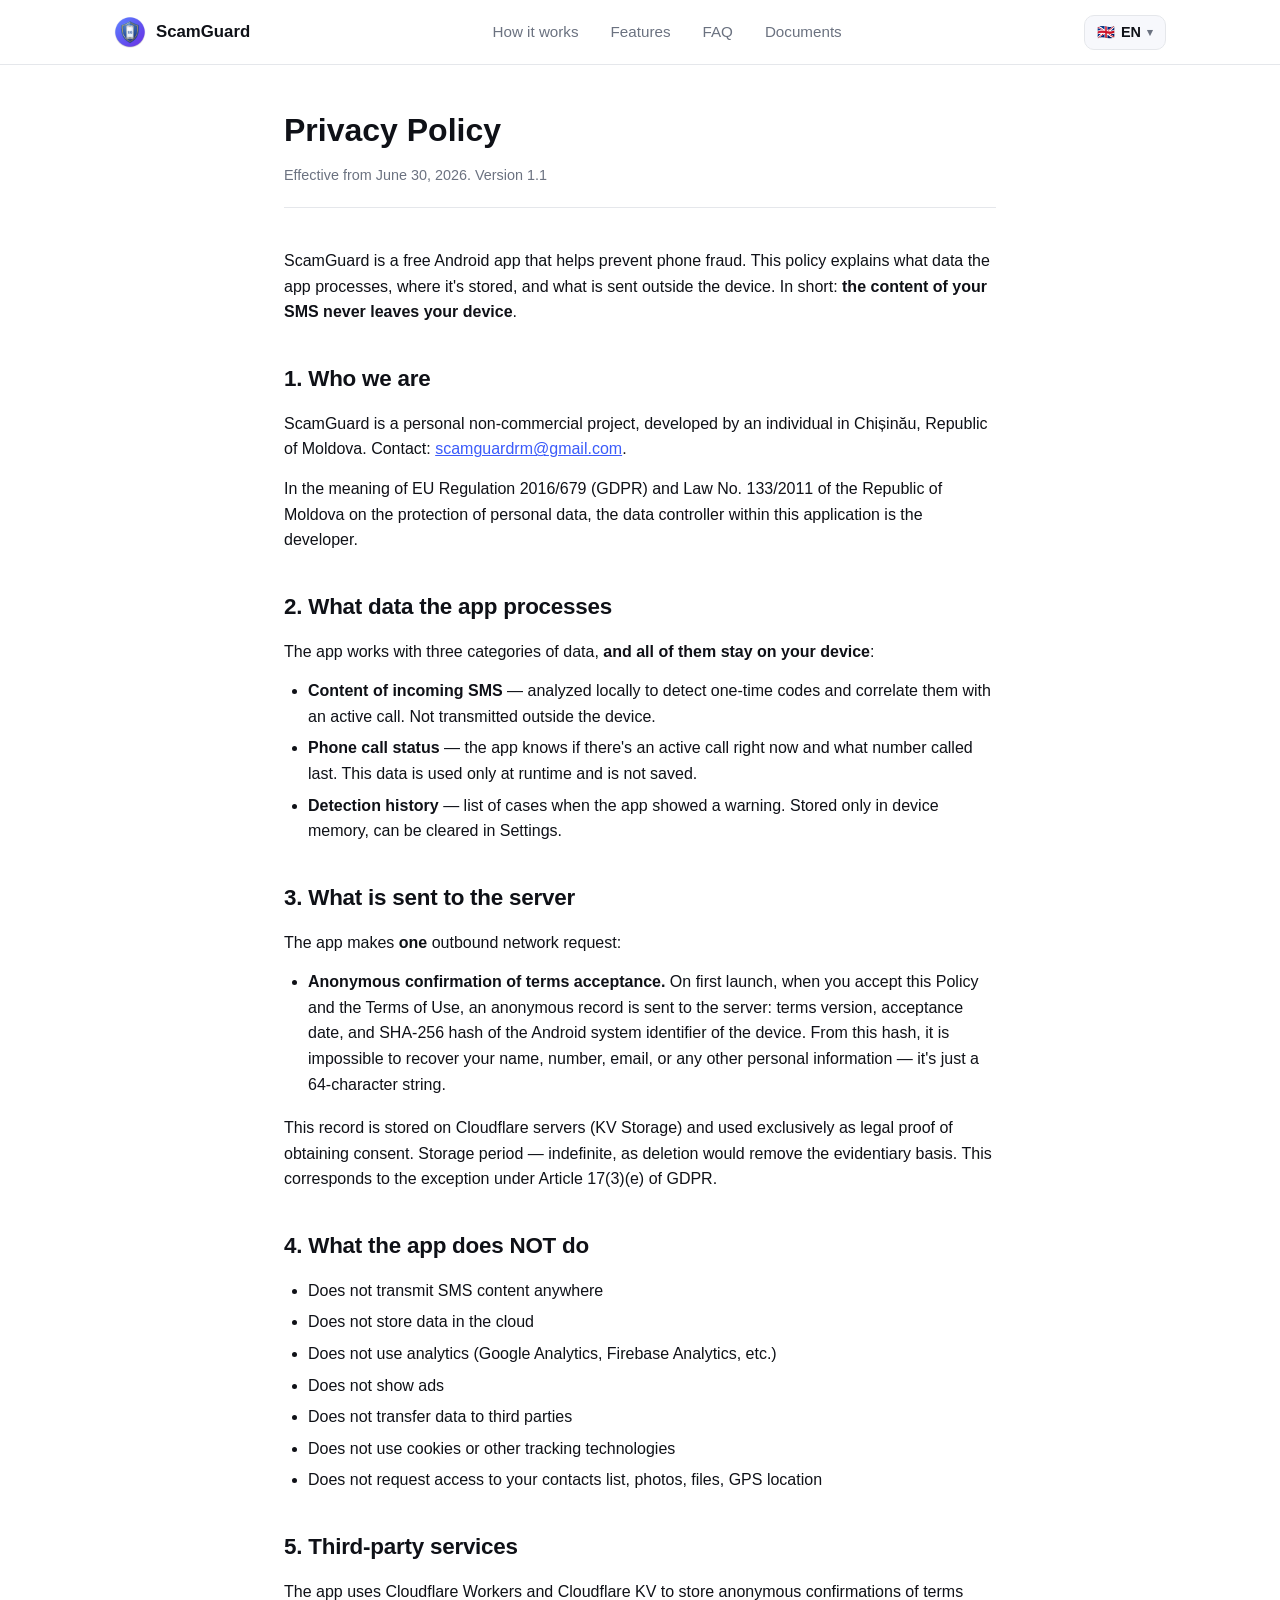
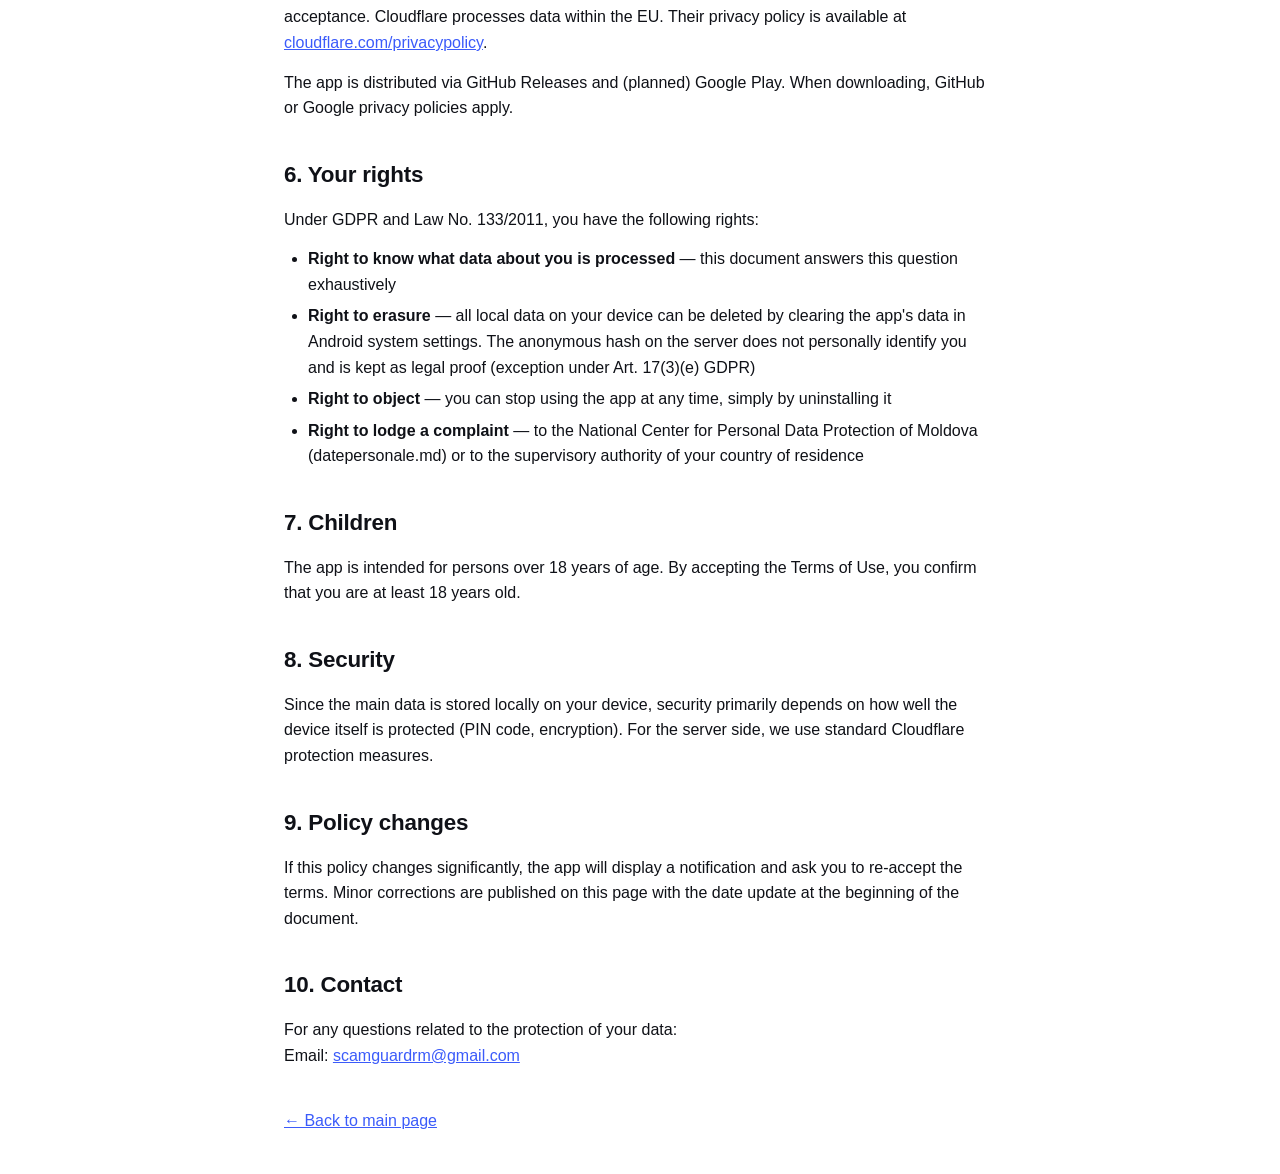
<file: privacy-en.html>
<!DOCTYPE html>
<html lang="en">
<head>
<meta charset="UTF-8">
<meta name="viewport" content="width=device-width, initial-scale=1">
<title>Privacy Policy — ScamGuard</title>
<link rel="icon" type="image/x-icon" href="img/favicon.ico">
<link rel="stylesheet" href="css/style.css">
</head>
<body>

<header class="site-header">
  <div class="container">
    <a href="index.html" class="brand">
      <img src="img/icon-full.png" alt="ScamGuard">
      <span>ScamGuard</span>
    </a>
    <nav class="nav-links" id="navLinks">
      <a href="index.html#how-it-works">How it works</a>
      <a href="index.html#features">Features</a>
      <a href="index.html#faq">FAQ</a>
      <a href="index.html#docs">Documents</a>
    </nav>
    <div style="display: flex; align-items: center; gap: 8px;">
      <div class="lang-dropdown" id="langDropdown">
        <button class="lang-toggle" id="langToggle" aria-label="Language">
          <span class="flag">🇬🇧</span>
          <span>EN</span>
          <span class="arrow">▾</span>
        </button>
        <div class="lang-menu">
          <a href="privacy-ru.html"><span class="flag">🇷🇺</span> Русский</a>
          <a href="privacy-ro.html"><span class="flag">🇷🇴</span> Română</a>
          <a href="privacy-en.html" class="active"><span class="flag">🇬🇧</span> English</a>
        </div>
      </div>
      <button class="hamburger" id="hamburger" aria-label="Menu">
        <span></span><span></span><span></span>
      </button>
    </div>
  </div>
</header>

<script>
document.getElementById('langToggle').addEventListener('click', (e) => {
  e.stopPropagation();
  document.getElementById('langDropdown').classList.toggle('open');
});
document.addEventListener('click', () => document.getElementById('langDropdown').classList.remove('open'));
document.getElementById('hamburger').addEventListener('click', () => {
  document.getElementById('hamburger').classList.toggle('open');
  document.getElementById('navLinks').classList.toggle('open');
});
</script>

<div class="doc-page">
  <h1>Privacy Policy</h1>
  <p class="doc-meta">Effective from June 30, 2026. Version 1.1</p>

  <p>ScamGuard is a free Android app that helps prevent phone fraud. This policy explains what data the app processes, where it's stored, and what is sent outside the device. In short: <strong>the content of your SMS never leaves your device</strong>.</p>

  <h2>1. Who we are</h2>
  <p>ScamGuard is a personal non-commercial project, developed by an individual in Chișinău, Republic of Moldova. Contact: <a href="mailto:scamguardrm@gmail.com">scamguardrm@gmail.com</a>.</p>
  <p>In the meaning of EU Regulation 2016/679 (GDPR) and Law No. 133/2011 of the Republic of Moldova on the protection of personal data, the data controller within this application is the developer.</p>

  <h2>2. What data the app processes</h2>
  <p>The app works with three categories of data, <strong>and all of them stay on your device</strong>:</p>
  <ul>
    <li><strong>Content of incoming SMS</strong> — analyzed locally to detect one-time codes and correlate them with an active call. Not transmitted outside the device.</li>
    <li><strong>Phone call status</strong> — the app knows if there's an active call right now and what number called last. This data is used only at runtime and is not saved.</li>
    <li><strong>Detection history</strong> — list of cases when the app showed a warning. Stored only in device memory, can be cleared in Settings.</li>
  </ul>

  <h2>3. What is sent to the server</h2>
  <p>The app makes <strong>one</strong> outbound network request:</p>
  <ul>
    <li><strong>Anonymous confirmation of terms acceptance.</strong> On first launch, when you accept this Policy and the Terms of Use, an anonymous record is sent to the server: terms version, acceptance date, and SHA-256 hash of the Android system identifier of the device. From this hash, it is impossible to recover your name, number, email, or any other personal information — it's just a 64-character string.</li>
  </ul>
  <p>This record is stored on Cloudflare servers (KV Storage) and used exclusively as legal proof of obtaining consent. Storage period — indefinite, as deletion would remove the evidentiary basis. This corresponds to the exception under Article 17(3)(e) of GDPR.</p>
  

  <h2>4. What the app does NOT do</h2>
  <ul>
    <li>Does not transmit SMS content anywhere</li>
    <li>Does not store data in the cloud</li>
    <li>Does not use analytics (Google Analytics, Firebase Analytics, etc.)</li>
    <li>Does not show ads</li>
    <li>Does not transfer data to third parties</li>
    <li>Does not use cookies or other tracking technologies</li>
    <li>Does not request access to your contacts list, photos, files, GPS location</li>
  </ul>

  <h2>5. Third-party services</h2>
  <p>The app uses Cloudflare Workers and Cloudflare KV to store anonymous confirmations of terms acceptance. Cloudflare processes data within the EU. Their privacy policy is available at <a href="https://www.cloudflare.com/privacypolicy/">cloudflare.com/privacypolicy</a>.</p>
  <p>The app is distributed via GitHub Releases and (planned) Google Play. When downloading, GitHub or Google privacy policies apply.</p>

  <h2>6. Your rights</h2>
  <p>Under GDPR and Law No. 133/2011, you have the following rights:</p>
  <ul>
    <li><strong>Right to know what data about you is processed</strong> — this document answers this question exhaustively</li>
    <li><strong>Right to erasure</strong> — all local data on your device can be deleted by clearing the app's data in Android system settings. The anonymous hash on the server does not personally identify you and is kept as legal proof (exception under Art. 17(3)(e) GDPR)</li>
    <li><strong>Right to object</strong> — you can stop using the app at any time, simply by uninstalling it</li>
    <li><strong>Right to lodge a complaint</strong> — to the National Center for Personal Data Protection of Moldova (datepersonale.md) or to the supervisory authority of your country of residence</li>
  </ul>

  <h2>7. Children</h2>
  <p>The app is intended for persons over 18 years of age. By accepting the Terms of Use, you confirm that you are at least 18 years old.</p>

  <h2>8. Security</h2>
  <p>Since the main data is stored locally on your device, security primarily depends on how well the device itself is protected (PIN code, encryption). For the server side, we use standard Cloudflare protection measures.</p>

  <h2>9. Policy changes</h2>
  <p>If this policy changes significantly, the app will display a notification and ask you to re-accept the terms. Minor corrections are published on this page with the date update at the beginning of the document.</p>

  <h2>10. Contact</h2>
  <p>For any questions related to the protection of your data:<br>
  Email: <a href="mailto:scamguardrm@gmail.com">scamguardrm@gmail.com</a></p>

  <p style="margin-top: 40px;"><a href="index.html">← Back to main page</a></p>
</div>

</body>
</html>
</file>
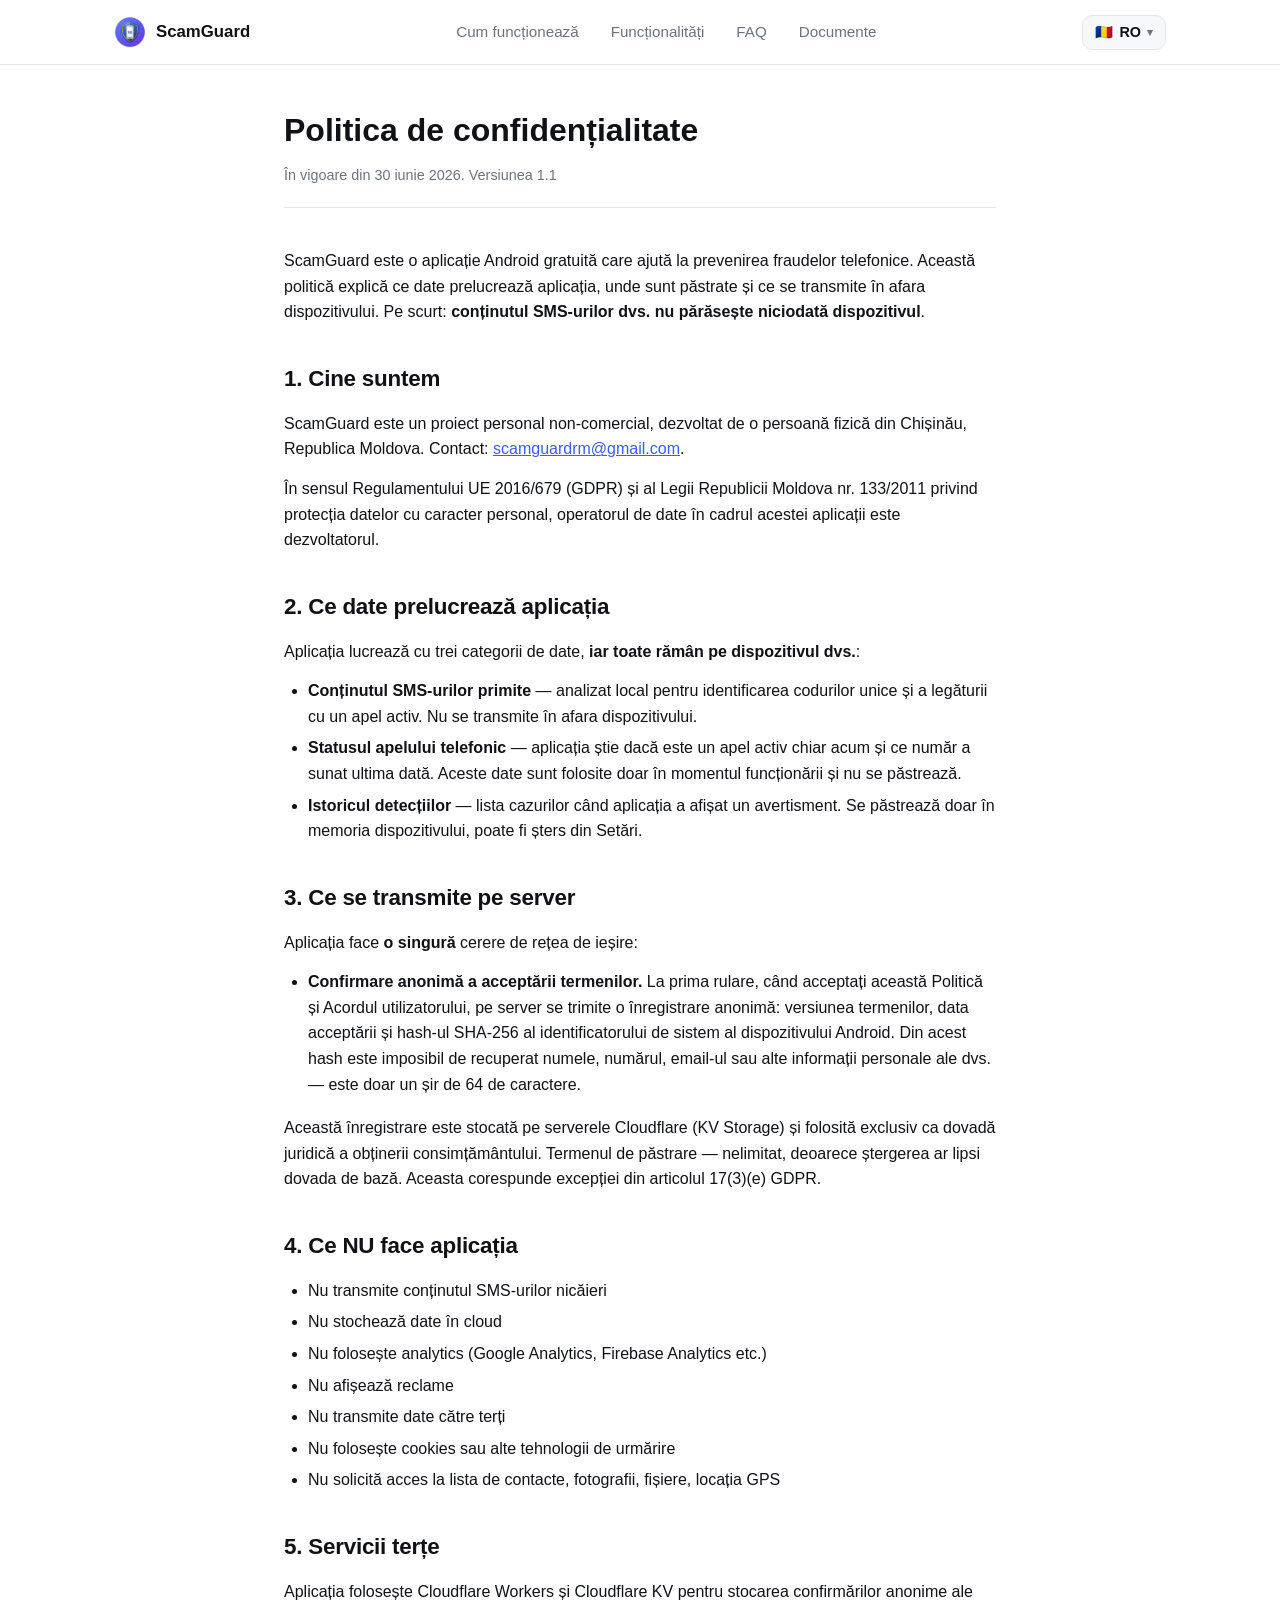
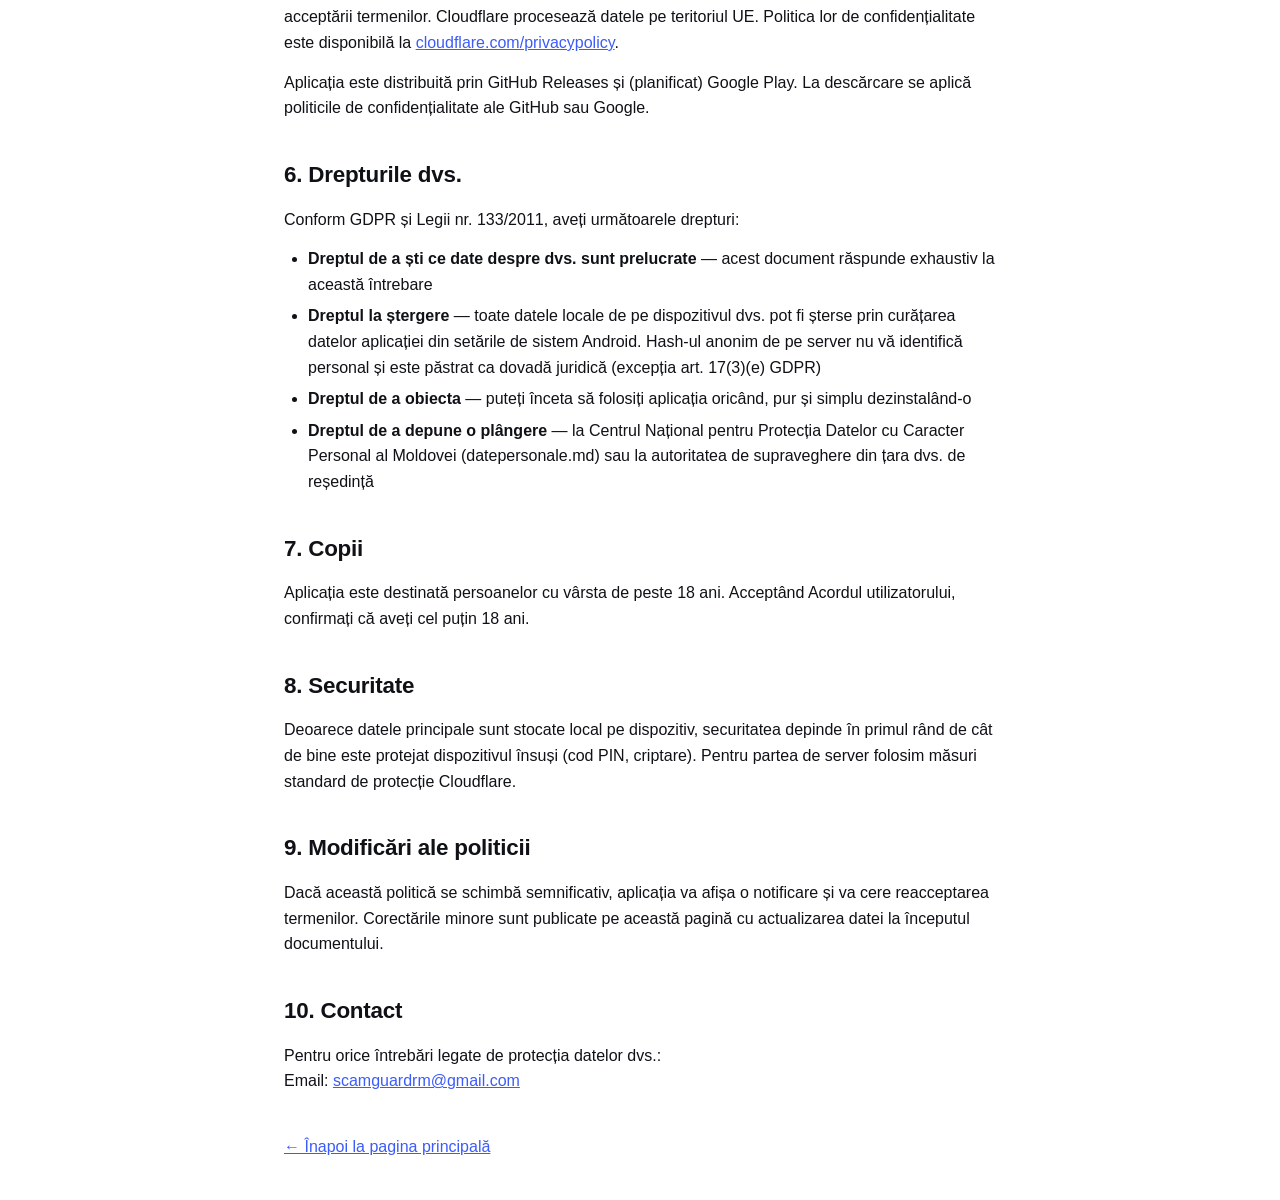
<file: privacy-ro.html>
<!DOCTYPE html>
<html lang="ro">
<head>
<meta charset="UTF-8">
<meta name="viewport" content="width=device-width, initial-scale=1">
<title>Politica de confidențialitate — ScamGuard</title>
<link rel="icon" type="image/x-icon" href="img/favicon.ico">
<link rel="stylesheet" href="css/style.css">
</head>
<body>

<header class="site-header">
  <div class="container">
    <a href="index.html" class="brand">
      <img src="img/icon-full.png" alt="ScamGuard">
      <span>ScamGuard</span>
    </a>
    <nav class="nav-links" id="navLinks">
      <a href="index.html#how-it-works">Cum funcționează</a>
      <a href="index.html#features">Funcționalități</a>
      <a href="index.html#faq">FAQ</a>
      <a href="index.html#docs">Documente</a>
    </nav>
    <div style="display: flex; align-items: center; gap: 8px;">
      <div class="lang-dropdown" id="langDropdown">
        <button class="lang-toggle" id="langToggle" aria-label="Language">
          <span class="flag">🇷🇴</span>
          <span>RO</span>
          <span class="arrow">▾</span>
        </button>
        <div class="lang-menu">
          <a href="privacy-ru.html"><span class="flag">🇷🇺</span> Русский</a>
          <a href="privacy-ro.html" class="active"><span class="flag">🇷🇴</span> Română</a>
          <a href="privacy-en.html"><span class="flag">🇬🇧</span> English</a>
        </div>
      </div>
      <button class="hamburger" id="hamburger" aria-label="Menu">
        <span></span><span></span><span></span>
      </button>
    </div>
  </div>
</header>

<script>
document.getElementById('langToggle').addEventListener('click', (e) => {
  e.stopPropagation();
  document.getElementById('langDropdown').classList.toggle('open');
});
document.addEventListener('click', () => document.getElementById('langDropdown').classList.remove('open'));
document.getElementById('hamburger').addEventListener('click', () => {
  document.getElementById('hamburger').classList.toggle('open');
  document.getElementById('navLinks').classList.toggle('open');
});
</script>

<div class="doc-page">
  <h1>Politica de confidențialitate</h1>
  <p class="doc-meta">În vigoare din 30 iunie 2026. Versiunea 1.1</p>

  <p>ScamGuard este o aplicație Android gratuită care ajută la prevenirea fraudelor telefonice. Această politică explică ce date prelucrează aplicația, unde sunt păstrate și ce se transmite în afara dispozitivului. Pe scurt: <strong>conținutul SMS-urilor dvs. nu părăsește niciodată dispozitivul</strong>.</p>

  <h2>1. Cine suntem</h2>
  <p>ScamGuard este un proiect personal non-comercial, dezvoltat de o persoană fizică din Chișinău, Republica Moldova. Contact: <a href="mailto:scamguardrm@gmail.com">scamguardrm@gmail.com</a>.</p>
  <p>În sensul Regulamentului UE 2016/679 (GDPR) și al Legii Republicii Moldova nr. 133/2011 privind protecția datelor cu caracter personal, operatorul de date în cadrul acestei aplicații este dezvoltatorul.</p>

  <h2>2. Ce date prelucrează aplicația</h2>
  <p>Aplicația lucrează cu trei categorii de date, <strong>iar toate rămân pe dispozitivul dvs.</strong>:</p>
  <ul>
    <li><strong>Conținutul SMS-urilor primite</strong> — analizat local pentru identificarea codurilor unice și a legăturii cu un apel activ. Nu se transmite în afara dispozitivului.</li>
    <li><strong>Statusul apelului telefonic</strong> — aplicația știe dacă este un apel activ chiar acum și ce număr a sunat ultima dată. Aceste date sunt folosite doar în momentul funcționării și nu se păstrează.</li>
    <li><strong>Istoricul detecțiilor</strong> — lista cazurilor când aplicația a afișat un avertisment. Se păstrează doar în memoria dispozitivului, poate fi șters din Setări.</li>
  </ul>

  <h2>3. Ce se transmite pe server</h2>
  <p>Aplicația face <strong>o singură</strong> cerere de rețea de ieșire:</p>
  <ul>
    <li><strong>Confirmare anonimă a acceptării termenilor.</strong> La prima rulare, când acceptați această Politică și Acordul utilizatorului, pe server se trimite o înregistrare anonimă: versiunea termenilor, data acceptării și hash-ul SHA-256 al identificatorului de sistem al dispozitivului Android. Din acest hash este imposibil de recuperat numele, numărul, email-ul sau alte informații personale ale dvs. — este doar un șir de 64 de caractere.</li>
  </ul>
  <p>Această înregistrare este stocată pe serverele Cloudflare (KV Storage) și folosită exclusiv ca dovadă juridică a obținerii consimțământului. Termenul de păstrare — nelimitat, deoarece ștergerea ar lipsi dovada de bază. Aceasta corespunde excepției din articolul 17(3)(e) GDPR.</p>
 

  <h2>4. Ce NU face aplicația</h2>
  <ul>
    <li>Nu transmite conținutul SMS-urilor nicăieri</li>
    <li>Nu stochează date în cloud</li>
    <li>Nu folosește analytics (Google Analytics, Firebase Analytics etc.)</li>
    <li>Nu afișează reclame</li>
    <li>Nu transmite date către terți</li>
    <li>Nu folosește cookies sau alte tehnologii de urmărire</li>
    <li>Nu solicită acces la lista de contacte, fotografii, fișiere, locația GPS</li>
  </ul>

  <h2>5. Servicii terțe</h2>
  <p>Aplicația folosește Cloudflare Workers și Cloudflare KV pentru stocarea confirmărilor anonime ale acceptării termenilor. Cloudflare procesează datele pe teritoriul UE. Politica lor de confidențialitate este disponibilă la <a href="https://www.cloudflare.com/privacypolicy/">cloudflare.com/privacypolicy</a>.</p>
  <p>Aplicația este distribuită prin GitHub Releases și (planificat) Google Play. La descărcare se aplică politicile de confidențialitate ale GitHub sau Google.</p>

  <h2>6. Drepturile dvs.</h2>
  <p>Conform GDPR și Legii nr. 133/2011, aveți următoarele drepturi:</p>
  <ul>
    <li><strong>Dreptul de a ști ce date despre dvs. sunt prelucrate</strong> — acest document răspunde exhaustiv la această întrebare</li>
    <li><strong>Dreptul la ștergere</strong> — toate datele locale de pe dispozitivul dvs. pot fi șterse prin curățarea datelor aplicației din setările de sistem Android. Hash-ul anonim de pe server nu vă identifică personal și este păstrat ca dovadă juridică (excepția art. 17(3)(e) GDPR)</li>
    <li><strong>Dreptul de a obiecta</strong> — puteți înceta să folosiți aplicația oricând, pur și simplu dezinstalând-o</li>
    <li><strong>Dreptul de a depune o plângere</strong> — la Centrul Național pentru Protecția Datelor cu Caracter Personal al Moldovei (datepersonale.md) sau la autoritatea de supraveghere din țara dvs. de reședință</li>
  </ul>

  <h2>7. Copii</h2>
  <p>Aplicația este destinată persoanelor cu vârsta de peste 18 ani. Acceptând Acordul utilizatorului, confirmați că aveți cel puțin 18 ani.</p>

  <h2>8. Securitate</h2>
  <p>Deoarece datele principale sunt stocate local pe dispozitiv, securitatea depinde în primul rând de cât de bine este protejat dispozitivul însuși (cod PIN, criptare). Pentru partea de server folosim măsuri standard de protecție Cloudflare.</p>

  <h2>9. Modificări ale politicii</h2>
  <p>Dacă această politică se schimbă semnificativ, aplicația va afișa o notificare și va cere reacceptarea termenilor. Corectările minore sunt publicate pe această pagină cu actualizarea datei la începutul documentului.</p>

  <h2>10. Contact</h2>
  <p>Pentru orice întrebări legate de protecția datelor dvs.:<br>
  Email: <a href="mailto:scamguardrm@gmail.com">scamguardrm@gmail.com</a></p>

  <p style="margin-top: 40px;"><a href="index.html">← Înapoi la pagina principală</a></p>
</div>

</body>
</html>
</file>
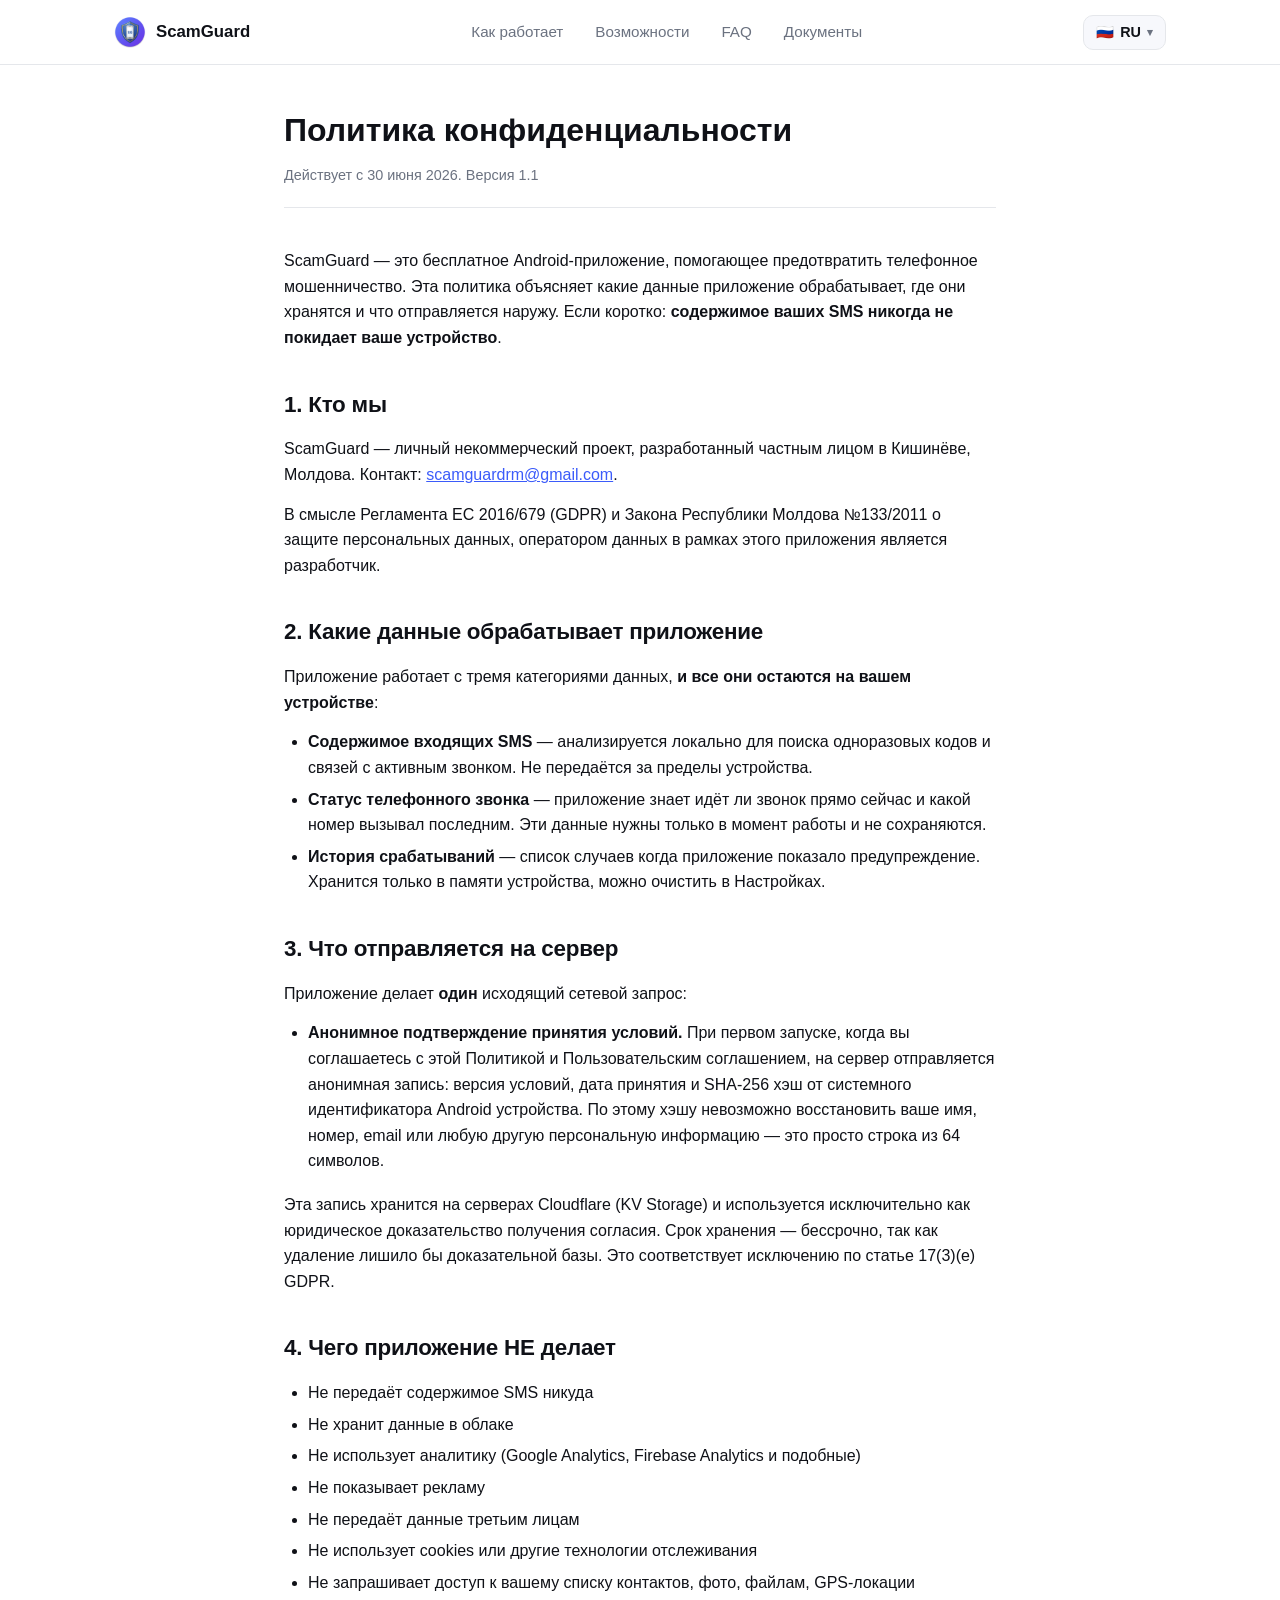
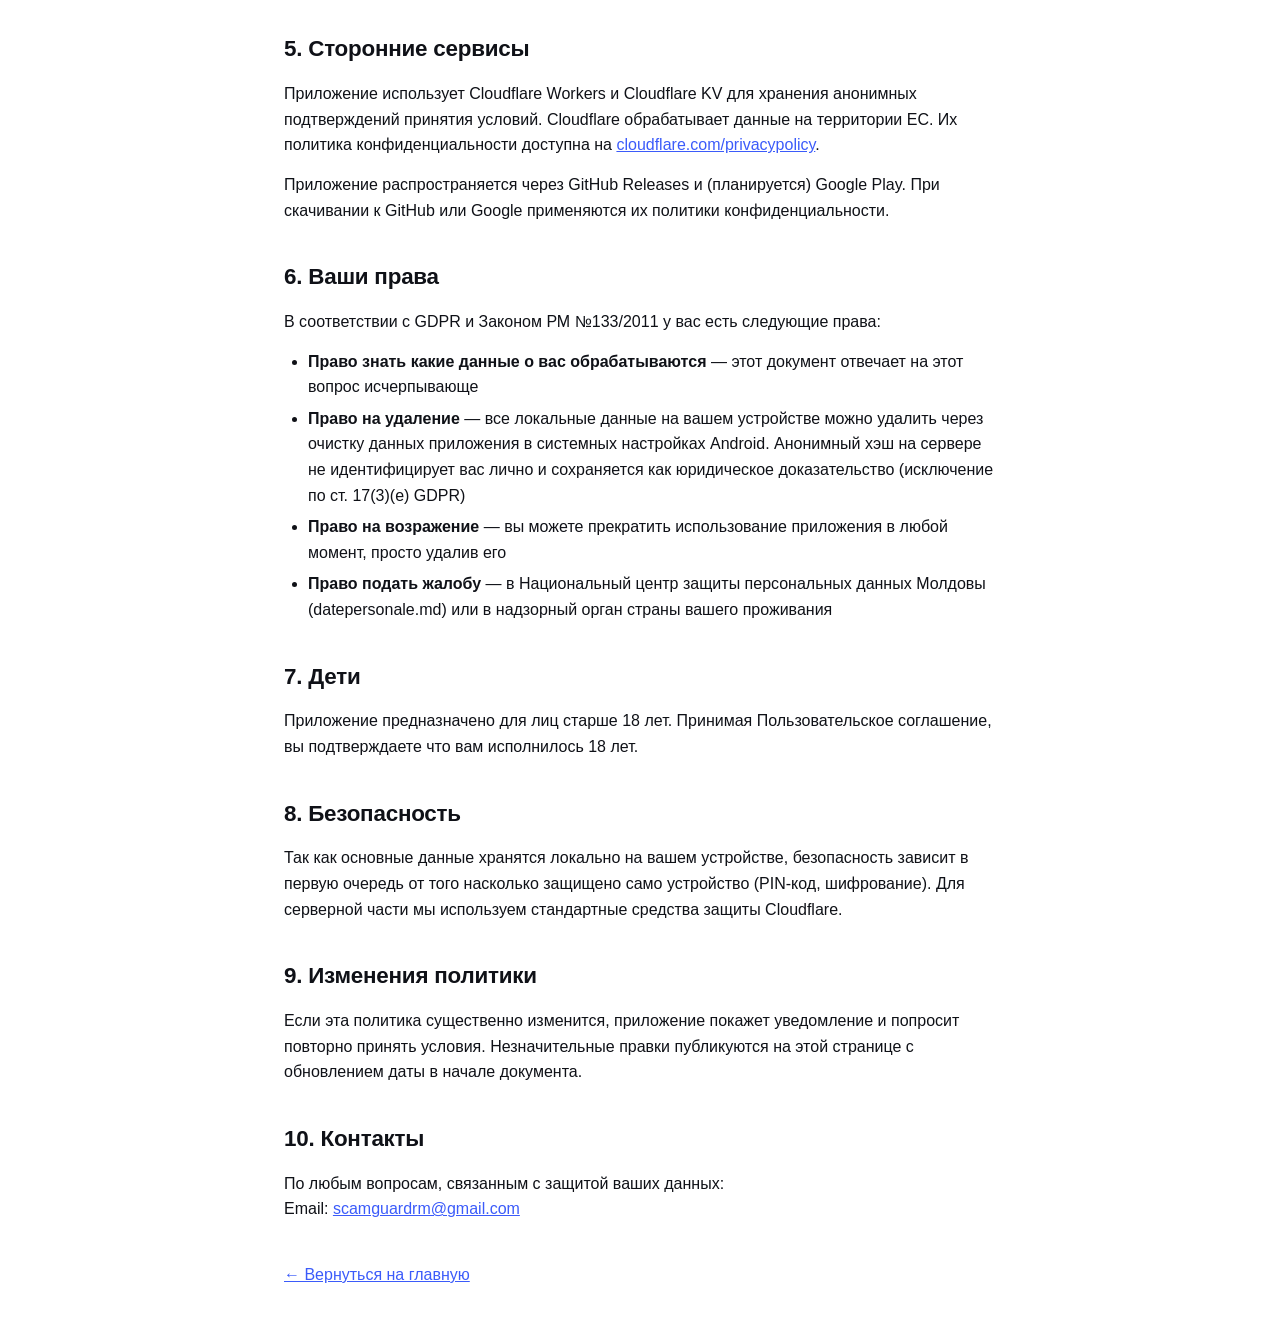
<file: privacy-ru.html>
<!DOCTYPE html>
<html lang="ru">
<head>
<meta charset="UTF-8">
<meta name="viewport" content="width=device-width, initial-scale=1">
<title>Политика конфиденциальности — ScamGuard</title>
<link rel="icon" type="image/x-icon" href="img/favicon.ico">
<link rel="stylesheet" href="css/style.css">
</head>
<body>

<header class="site-header">
  <div class="container">
    <a href="index.html" class="brand">
      <img src="img/icon-full.png" alt="ScamGuard">
      <span>ScamGuard</span>
    </a>
    <nav class="nav-links" id="navLinks">
      <a href="index.html#how-it-works">Как работает</a>
      <a href="index.html#features">Возможности</a>
      <a href="index.html#faq">FAQ</a>
      <a href="index.html#docs">Документы</a>
    </nav>
    <div style="display: flex; align-items: center; gap: 8px;">
      <div class="lang-dropdown" id="langDropdown">
        <button class="lang-toggle" id="langToggle" aria-label="Language">
          <span class="flag">🇷🇺</span>
          <span>RU</span>
          <span class="arrow">▾</span>
        </button>
        <div class="lang-menu">
          <a href="privacy-ru.html" class="active"><span class="flag">🇷🇺</span> Русский</a>
          <a href="privacy-ro.html"><span class="flag">🇷🇴</span> Română</a>
          <a href="privacy-en.html"><span class="flag">🇬🇧</span> English</a>
        </div>
      </div>
      <button class="hamburger" id="hamburger" aria-label="Menu">
        <span></span><span></span><span></span>
      </button>
    </div>
  </div>
</header>

<script>
document.getElementById('langToggle').addEventListener('click', (e) => {
  e.stopPropagation();
  document.getElementById('langDropdown').classList.toggle('open');
});
document.addEventListener('click', () => document.getElementById('langDropdown').classList.remove('open'));
document.getElementById('hamburger').addEventListener('click', () => {
  document.getElementById('hamburger').classList.toggle('open');
  document.getElementById('navLinks').classList.toggle('open');
});
</script>

<div class="doc-page">
  <h1>Политика конфиденциальности</h1>
  <p class="doc-meta">Действует с 30 июня 2026. Версия 1.1</p>

  <p>ScamGuard — это бесплатное Android-приложение, помогающее предотвратить телефонное мошенничество. Эта политика объясняет какие данные приложение обрабатывает, где они хранятся и что отправляется наружу. Если коротко: <strong>содержимое ваших SMS никогда не покидает ваше устройство</strong>.</p>

  <h2>1. Кто мы</h2>
  <p>ScamGuard — личный некоммерческий проект, разработанный частным лицом в Кишинёве, Молдова. Контакт: <a href="mailto:scamguardrm@gmail.com">scamguardrm@gmail.com</a>.</p>
  <p>В смысле Регламента ЕС 2016/679 (GDPR) и Закона Республики Молдова №133/2011 о защите персональных данных, оператором данных в рамках этого приложения является разработчик.</p>

  <h2>2. Какие данные обрабатывает приложение</h2>
  <p>Приложение работает с тремя категориями данных, <strong>и все они остаются на вашем устройстве</strong>:</p>
  <ul>
    <li><strong>Содержимое входящих SMS</strong> — анализируется локально для поиска одноразовых кодов и связей с активным звонком. Не передаётся за пределы устройства.</li>
    <li><strong>Статус телефонного звонка</strong> — приложение знает идёт ли звонок прямо сейчас и какой номер вызывал последним. Эти данные нужны только в момент работы и не сохраняются.</li>
    <li><strong>История срабатываний</strong> — список случаев когда приложение показало предупреждение. Хранится только в памяти устройства, можно очистить в Настройках.</li>
  </ul>

  <h2>3. Что отправляется на сервер</h2>
  <p>Приложение делает <strong>один</strong> исходящий сетевой запрос:</p>
  <ul>
    <li><strong>Анонимное подтверждение принятия условий.</strong> При первом запуске, когда вы соглашаетесь с этой Политикой и Пользовательским соглашением, на сервер отправляется анонимная запись: версия условий, дата принятия и SHA-256 хэш от системного идентификатора Android устройства. По этому хэшу невозможно восстановить ваше имя, номер, email или любую другую персональную информацию — это просто строка из 64 символов.</li>
  </ul>
  <p>Эта запись хранится на серверах Cloudflare (KV Storage) и используется исключительно как юридическое доказательство получения согласия. Срок хранения — бессрочно, так как удаление лишило бы доказательной базы. Это соответствует исключению по статье 17(3)(e) GDPR.</p>
 
  <h2>4. Чего приложение НЕ делает</h2>
  <ul>
    <li>Не передаёт содержимое SMS никуда</li>
    <li>Не хранит данные в облаке</li>
    <li>Не использует аналитику (Google Analytics, Firebase Analytics и подобные)</li>
    <li>Не показывает рекламу</li>
    <li>Не передаёт данные третьим лицам</li>
    <li>Не использует cookies или другие технологии отслеживания</li>
    <li>Не запрашивает доступ к вашему списку контактов, фото, файлам, GPS-локации</li>
  </ul>

  <h2>5. Сторонние сервисы</h2>
  <p>Приложение использует Cloudflare Workers и Cloudflare KV для хранения анонимных подтверждений принятия условий. Cloudflare обрабатывает данные на территории ЕС. Их политика конфиденциальности доступна на <a href="https://www.cloudflare.com/privacypolicy/">cloudflare.com/privacypolicy</a>.</p>
  <p>Приложение распространяется через GitHub Releases и (планируется) Google Play. При скачивании к GitHub или Google применяются их политики конфиденциальности.</p>

  <h2>6. Ваши права</h2>
  <p>В соответствии с GDPR и Законом РМ №133/2011 у вас есть следующие права:</p>
  <ul>
    <li><strong>Право знать какие данные о вас обрабатываются</strong> — этот документ отвечает на этот вопрос исчерпывающе</li>
    <li><strong>Право на удаление</strong> — все локальные данные на вашем устройстве можно удалить через очистку данных приложения в системных настройках Android. Анонимный хэш на сервере не идентифицирует вас лично и сохраняется как юридическое доказательство (исключение по ст. 17(3)(e) GDPR)</li>
    <li><strong>Право на возражение</strong> — вы можете прекратить использование приложения в любой момент, просто удалив его</li>
    <li><strong>Право подать жалобу</strong> — в Национальный центр защиты персональных данных Молдовы (datepersonale.md) или в надзорный орган страны вашего проживания</li>
  </ul>

  <h2>7. Дети</h2>
  <p>Приложение предназначено для лиц старше 18 лет. Принимая Пользовательское соглашение, вы подтверждаете что вам исполнилось 18 лет.</p>

  <h2>8. Безопасность</h2>
  <p>Так как основные данные хранятся локально на вашем устройстве, безопасность зависит в первую очередь от того насколько защищено само устройство (PIN-код, шифрование). Для серверной части мы используем стандартные средства защиты Cloudflare.</p>

  <h2>9. Изменения политики</h2>
  <p>Если эта политика существенно изменится, приложение покажет уведомление и попросит повторно принять условия. Незначительные правки публикуются на этой странице с обновлением даты в начале документа.</p>

  <h2>10. Контакты</h2>
  <p>По любым вопросам, связанным с защитой ваших данных:<br>
  Email: <a href="mailto:scamguardrm@gmail.com">scamguardrm@gmail.com</a></p>

  <p style="margin-top: 40px;"><a href="index.html">← Вернуться на главную</a></p>
</div>

</body>
</html>
</file>
<file: css/style.css>
/* ============================================
   ScamGuard site — стили
   Минималистичный микс серьёзного и современного.
============================================ */

:root {
  --primary-1: #3B5BFA;
  --primary-2: #7C3AED;
  --primary-grad: linear-gradient(135deg, var(--primary-1), var(--primary-2));
  --ink: #0F1117;
  --muted: #6B7280;
  --bg: #FFFFFF;
  --bg-soft: #F7F8FC;
  --border: #E5E7EB;
  --success: #10B981;
  --success-soft: #D1FAE5;
  --danger: #DC2626;
  --danger-soft: #FEE2E2;
  --warning: #F59E0B;
  --warning-soft: #FEF3C7;
  --shadow-sm: 0 1px 2px rgba(0,0,0,0.05);
  --shadow-md: 0 4px 12px rgba(0,0,0,0.08);
  --shadow-lg: 0 12px 32px rgba(0,0,0,0.12);
  --radius: 14px;
  --radius-lg: 20px;
  --container: 1100px;
}

* { box-sizing: border-box; margin: 0; padding: 0; }

html { scroll-behavior: smooth; }

body {
  font-family: -apple-system, BlinkMacSystemFont, "Segoe UI", Roboto, "Helvetica Neue", Arial, sans-serif;
  font-size: 16px;
  line-height: 1.6;
  color: var(--ink);
  background: var(--bg);
  -webkit-font-smoothing: antialiased;
}

.container {
  max-width: var(--container);
  margin: 0 auto;
  padding: 0 24px;
}

/* ============ Header ============ */
header.site-header {
  position: sticky;
  top: 0;
  background: rgba(255, 255, 255, 0.92);
  backdrop-filter: saturate(180%) blur(16px);
  border-bottom: 1px solid var(--border);
  z-index: 100;
}
header .container {
  display: flex;
  align-items: center;
  justify-content: space-between;
  height: 64px;
  gap: 16px;
}
.brand {
  display: flex;
  align-items: center;
  gap: 10px;
  font-weight: 700;
  color: var(--ink);
  text-decoration: none;
  font-size: 1.05rem;
  flex-shrink: 0;
}
.brand img { width: 32px; height: 32px; }

/* Navigation */
.nav-links {
  display: flex;
  gap: 4px;
  align-items: center;
  flex: 1;
  justify-content: center;
}
.nav-links a {
  padding: 8px 14px;
  border-radius: 8px;
  text-decoration: none;
  color: var(--muted);
  font-weight: 500;
  font-size: 0.95rem;
  transition: all 0.15s;
}
.nav-links a:hover {
  color: var(--ink);
  background: var(--bg-soft);
}

/* Language dropdown */
.lang-dropdown {
  position: relative;
  flex-shrink: 0;
}
.lang-toggle {
  display: flex;
  align-items: center;
  gap: 6px;
  padding: 8px 12px;
  background: var(--bg-soft);
  border: 1px solid var(--border);
  border-radius: 10px;
  font-size: 0.9rem;
  font-weight: 600;
  color: var(--ink);
  cursor: pointer;
  font-family: inherit;
}
.lang-toggle:hover { background: var(--border); }
.lang-toggle .arrow {
  font-size: 0.7rem;
  transition: transform 0.2s;
  color: var(--muted);
}
.lang-dropdown.open .lang-toggle .arrow { transform: rotate(180deg); }
.lang-menu {
  position: absolute;
  top: calc(100% + 6px);
  right: 0;
  min-width: 160px;
  background: var(--bg);
  border: 1px solid var(--border);
  border-radius: 12px;
  box-shadow: var(--shadow-lg);
  padding: 6px;
  display: none;
  z-index: 200;
}
.lang-dropdown.open .lang-menu { display: block; }
.lang-menu a {
  display: flex;
  align-items: center;
  gap: 10px;
  padding: 10px 12px;
  border-radius: 8px;
  text-decoration: none;
  color: var(--ink);
  font-weight: 500;
  font-size: 0.95rem;
}
.lang-menu a:hover { background: var(--bg-soft); }
.lang-menu a.active {
  background: var(--bg-soft);
  color: var(--primary-1);
  font-weight: 700;
}
.lang-menu .flag {
  font-size: 1.2rem;
  line-height: 1;
}

/* Hamburger for mobile */
.hamburger {
  display: none;
  background: none;
  border: none;
  padding: 8px;
  cursor: pointer;
  flex-direction: column;
  gap: 4px;
  align-items: center;
  justify-content: center;
}
.hamburger span {
  display: block;
  width: 22px;
  height: 2px;
  background: var(--ink);
  border-radius: 2px;
  transition: transform 0.2s, opacity 0.2s;
}
.hamburger.open span:nth-child(1) { transform: translateY(6px) rotate(45deg); }
.hamburger.open span:nth-child(2) { opacity: 0; }
.hamburger.open span:nth-child(3) { transform: translateY(-6px) rotate(-45deg); }

/* Mobile menu */
@media (max-width: 820px) {
  .hamburger { display: flex; }
  .nav-links {
    position: absolute;
    top: 64px;
    left: 0;
    right: 0;
    background: var(--bg);
    border-bottom: 1px solid var(--border);
    flex-direction: column;
    padding: 12px;
    gap: 4px;
    display: none;
    box-shadow: var(--shadow-md);
  }
  .nav-links.open { display: flex; }
  .nav-links a {
    padding: 12px 16px;
    font-size: 1rem;
    width: 100%;
    text-align: left;
  }
}

/* ============ Hero ============ */
.hero {
  padding: 80px 0 60px;
  text-align: center;
  background: radial-gradient(ellipse at top, rgba(124, 58, 237, 0.08), transparent 50%);
}
.hero-icon {
  width: 96px;
  height: 96px;
  margin: 0 auto 24px;
  border-radius: 24px;
  box-shadow: var(--shadow-lg);
}
.hero h1 {
  font-size: clamp(2rem, 5vw, 3.2rem);
  font-weight: 800;
  letter-spacing: -0.02em;
  margin-bottom: 16px;
  background: var(--primary-grad);
  -webkit-background-clip: text;
  -webkit-text-fill-color: transparent;
  background-clip: text;
}
.hero .subtitle {
  font-size: clamp(1.05rem, 2vw, 1.25rem);
  color: var(--muted);
  max-width: 640px;
  margin: 0 auto 32px;
}
.cta-row {
  display: flex;
  gap: 12px;
  justify-content: center;
  flex-wrap: wrap;
  margin-bottom: 24px;
}
.btn {
  display: inline-flex;
  align-items: center;
  gap: 8px;
  padding: 14px 26px;
  border-radius: 12px;
  font-weight: 600;
  text-decoration: none;
  transition: all 0.15s ease;
  font-size: 1rem;
  border: none;
  cursor: pointer;
}
.btn-primary {
  background: var(--primary-grad);
  color: white;
  box-shadow: var(--shadow-md);
}
.btn-primary:hover {
  box-shadow: var(--shadow-lg);
  transform: translateY(-1px);
}
.btn-secondary {
  background: var(--bg-soft);
  color: var(--ink);
  border: 1px solid var(--border);
}
.btn-secondary:hover { background: var(--border); }

.badge-row {
  display: flex;
  gap: 8px;
  justify-content: center;
  flex-wrap: wrap;
}
.badge {
  display: inline-flex;
  align-items: center;
  gap: 6px;
  padding: 6px 14px;
  background: var(--bg-soft);
  border-radius: 999px;
  font-size: 0.85rem;
  color: var(--muted);
  font-weight: 500;
}

/* ============ Sections ============ */
section {
  padding: 72px 0;
}
section.alt { background: var(--bg-soft); }

h2.section-title {
  font-size: clamp(1.6rem, 3vw, 2.2rem);
  font-weight: 800;
  text-align: center;
  margin-bottom: 16px;
  letter-spacing: -0.01em;
}
.section-subtitle {
  text-align: center;
  color: var(--muted);
  max-width: 560px;
  margin: 0 auto 48px;
  font-size: 1.05rem;
}

/* ============ How it works ============ */
.steps {
  display: grid;
  grid-template-columns: repeat(auto-fit, minmax(240px, 1fr));
  gap: 24px;
}
.step {
  text-align: center;
  padding: 24px;
}
.step-num {
  width: 48px;
  height: 48px;
  border-radius: 50%;
  background: var(--primary-grad);
  color: white;
  font-weight: 800;
  font-size: 1.3rem;
  display: flex;
  align-items: center;
  justify-content: center;
  margin: 0 auto 16px;
}
.step h3 { font-size: 1.15rem; margin-bottom: 8px; }
.step p { color: var(--muted); font-size: 0.95rem; }

/* ============ Features grid ============ */
.features {
  display: grid;
  grid-template-columns: repeat(auto-fit, minmax(260px, 1fr));
  gap: 20px;
}
.feature {
  background: var(--bg);
  border: 1px solid var(--border);
  border-radius: var(--radius);
  padding: 28px;
  transition: all 0.2s ease;
}
.feature:hover {
  transform: translateY(-4px);
  box-shadow: var(--shadow-md);
  border-color: transparent;
}
.feature-icon {
  font-size: 2rem;
  margin-bottom: 14px;
  display: inline-block;
}
.feature h3 { font-size: 1.1rem; margin-bottom: 8px; }
.feature p { color: var(--muted); font-size: 0.95rem; line-height: 1.55; }

/* ============ Privacy block ============ */
.privacy-block {
  background: linear-gradient(135deg, #0F1117 0%, #1E1B4B 100%);
  color: white;
  border-radius: var(--radius-lg);
  padding: 56px 40px;
  margin: 24px 0;
}
.privacy-block h2 {
  color: white;
  text-align: center;
  margin-bottom: 16px;
}
.privacy-block .section-subtitle {
  color: rgba(255,255,255,0.7);
  margin-bottom: 40px;
}
.privacy-list {
  display: grid;
  grid-template-columns: repeat(auto-fit, minmax(240px, 1fr));
  gap: 28px;
}
.privacy-item {
  display: flex;
  flex-direction: column;
  gap: 8px;
}
.privacy-icon {
  width: 44px;
  height: 44px;
  background: rgba(124, 58, 237, 0.2);
  border-radius: 12px;
  display: flex;
  align-items: center;
  justify-content: center;
  font-size: 1.4rem;
  margin-bottom: 6px;
}
.privacy-item h3 { font-size: 1.05rem; color: white; }
.privacy-item p { color: rgba(255,255,255,0.6); font-size: 0.95rem; }

/* ============ Screenshots ============ */
.screenshots {
  display: grid;
  grid-template-columns: repeat(auto-fit, minmax(260px, 1fr));
  gap: 32px;
  align-items: start;
}
.screen-card {
  text-align: center;
}
.screen-card img {
  max-width: 100%;
  width: 280px;
  border-radius: 28px;
  box-shadow: var(--shadow-lg);
  border: 1px solid var(--border);
}
.screen-card h3 { margin-top: 20px; font-size: 1.1rem; }
.screen-card p { color: var(--muted); font-size: 0.95rem; }

/* ============ FAQ ============ */
.faq {
  max-width: 720px;
  margin: 0 auto;
}
.faq-item {
  border-bottom: 1px solid var(--border);
  padding: 20px 0;
}
.faq-item summary {
  font-weight: 600;
  cursor: pointer;
  font-size: 1.05rem;
  list-style: none;
  display: flex;
  justify-content: space-between;
  align-items: center;
  padding-right: 8px;
}
.faq-item summary::-webkit-details-marker { display: none; }
.faq-item summary::after {
  content: '+';
  font-size: 1.6rem;
  font-weight: 300;
  color: var(--muted);
  transition: transform 0.2s;
}
.faq-item[open] summary::after { transform: rotate(45deg); }
.faq-item p {
  margin-top: 12px;
  color: var(--muted);
  line-height: 1.7;
}

/* ============ Footer ============ */
footer {
  background: var(--bg-soft);
  border-top: 1px solid var(--border);
  padding: 48px 0 32px;
}
.footer-grid {
  display: grid;
  grid-template-columns: 2fr 1fr 1fr;
  gap: 32px;
  margin-bottom: 32px;
}
.footer-col h4 {
  font-size: 0.85rem;
  text-transform: uppercase;
  color: var(--muted);
  margin-bottom: 12px;
  letter-spacing: 0.05em;
}
.footer-col a {
  display: block;
  color: var(--ink);
  text-decoration: none;
  font-size: 0.95rem;
  padding: 4px 0;
}
.footer-col a:hover { color: var(--primary-1); }
.footer-col p { color: var(--muted); font-size: 0.95rem; }
.footer-bottom {
  text-align: center;
  padding-top: 24px;
  border-top: 1px solid var(--border);
  color: var(--muted);
  font-size: 0.9rem;
}

@media (max-width: 768px) {
  .footer-grid { grid-template-columns: 1fr; gap: 24px; }
  section { padding: 56px 0; }
  .hero { padding: 56px 0 40px; }
  .privacy-block { padding: 40px 24px; }
}

/* ============ Document pages (privacy / eula) ============ */
.doc-page {
  max-width: 760px;
  margin: 40px auto;
  padding: 0 24px;
}
.doc-page h1 {
  font-size: 2rem;
  margin-bottom: 8px;
}
.doc-page .doc-meta {
  color: var(--muted);
  font-size: 0.9rem;
  margin-bottom: 40px;
  padding-bottom: 20px;
  border-bottom: 1px solid var(--border);
}
.doc-page h2 {
  font-size: 1.4rem;
  margin-top: 36px;
  margin-bottom: 14px;
  letter-spacing: -0.01em;
}
.doc-page h3 {
  font-size: 1.1rem;
  margin-top: 24px;
  margin-bottom: 10px;
}
.doc-page p { margin-bottom: 14px; }
.doc-page ul {
  margin: 12px 0 18px 24px;
}
.doc-page li {
  margin-bottom: 6px;
}
.doc-page strong { color: var(--ink); }
.doc-page a {
  color: var(--primary-1);
}
</file>
